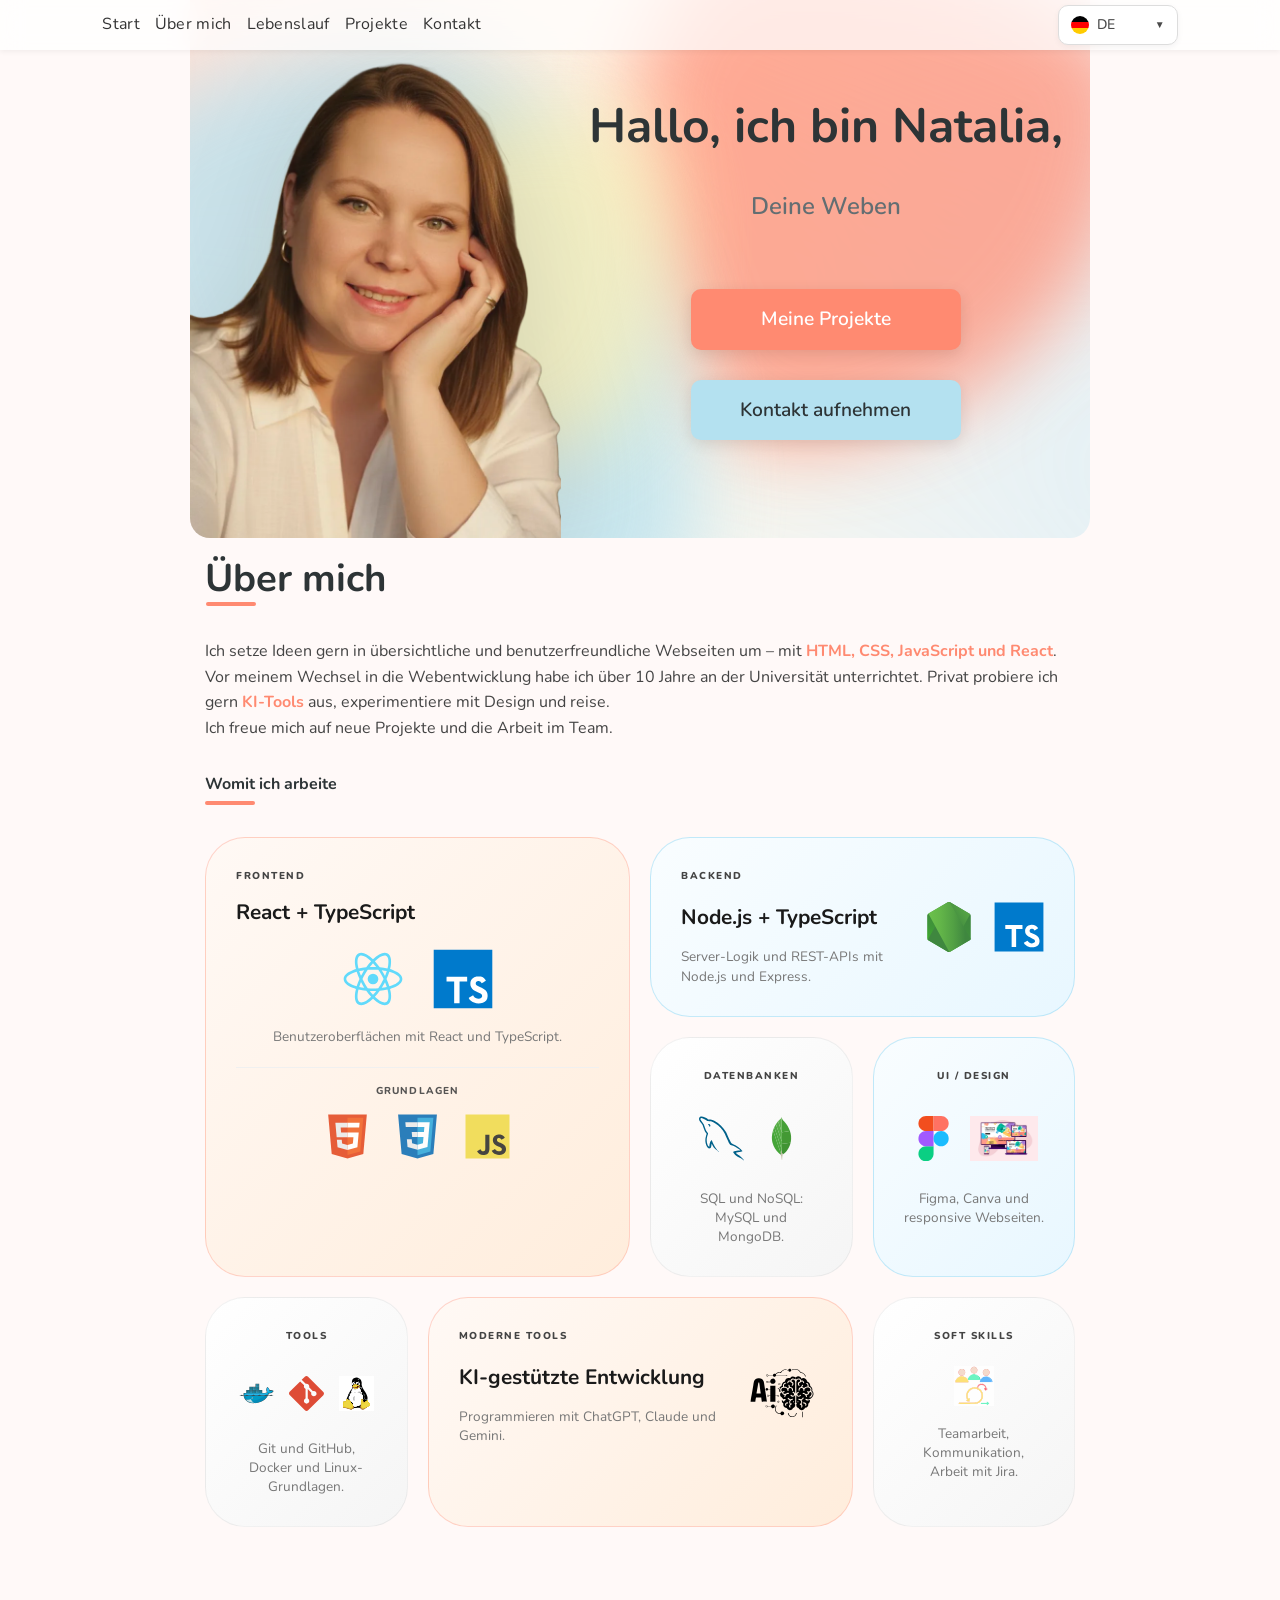
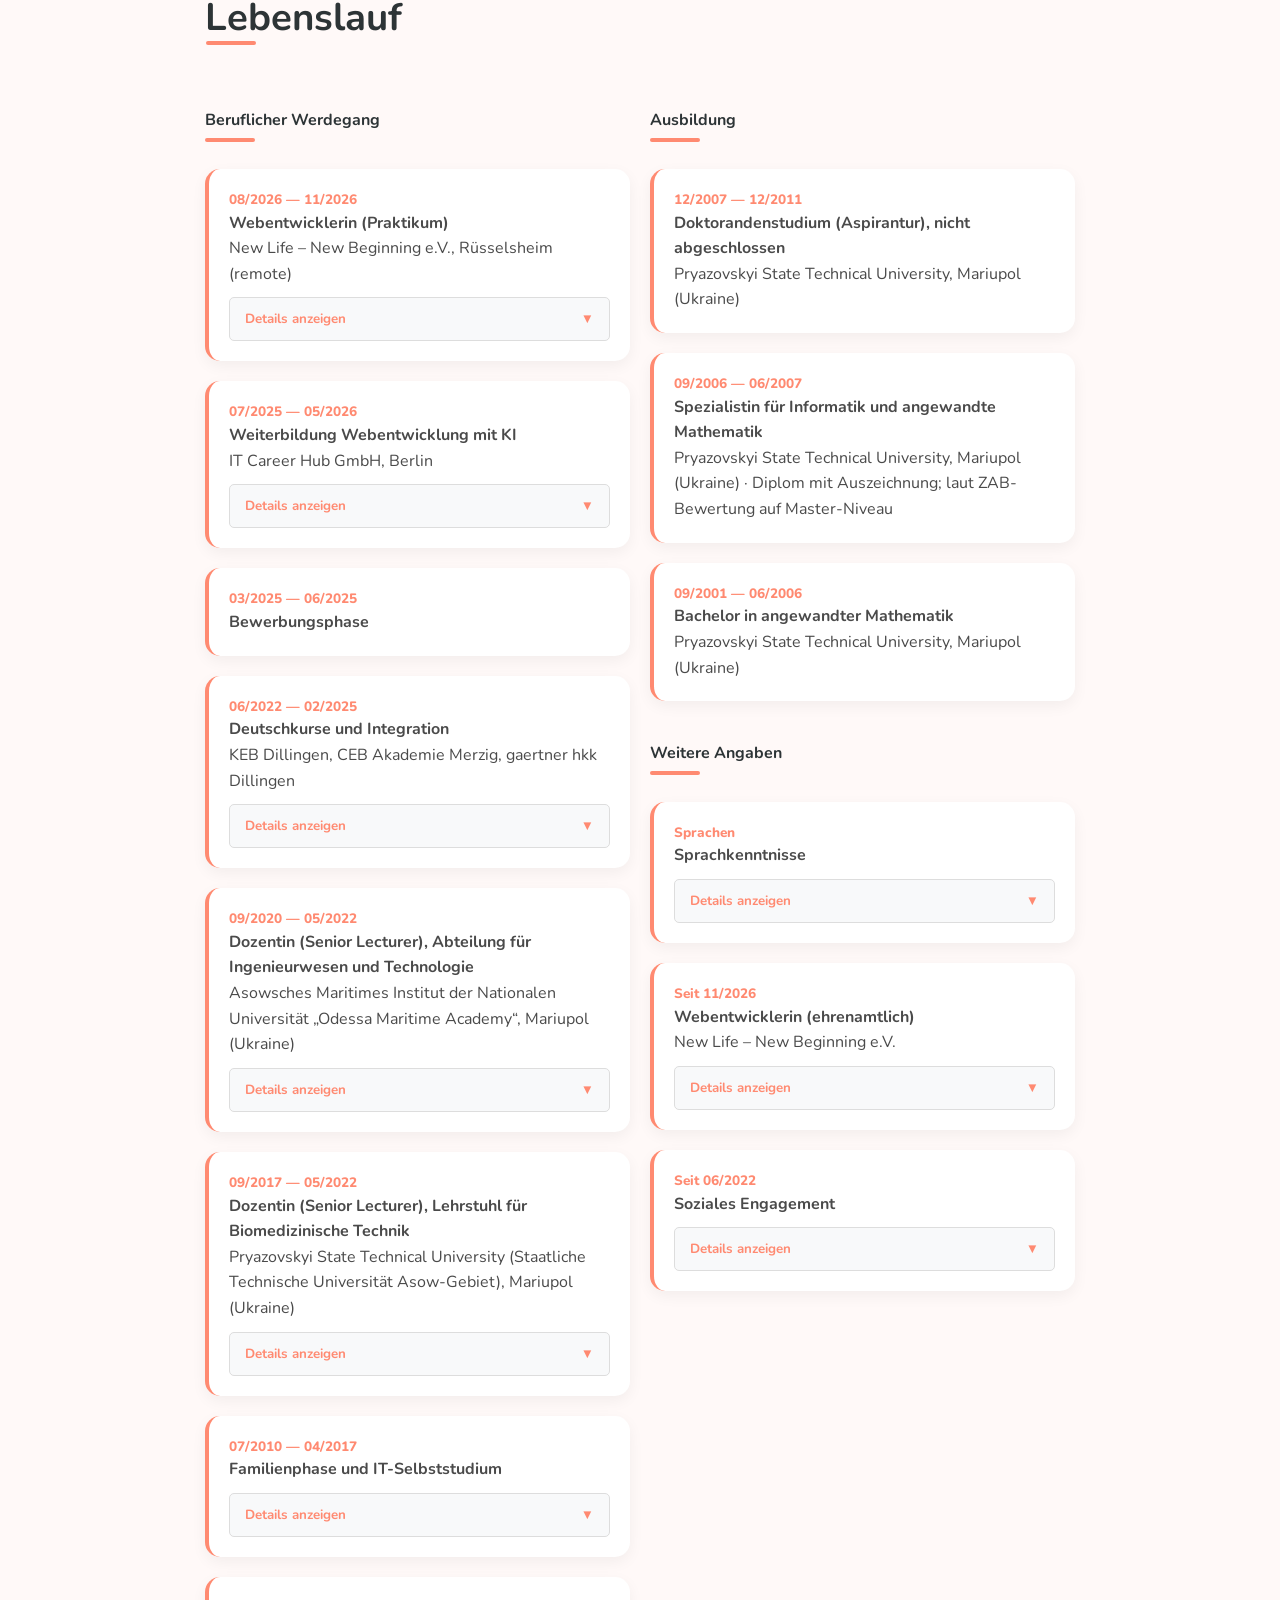
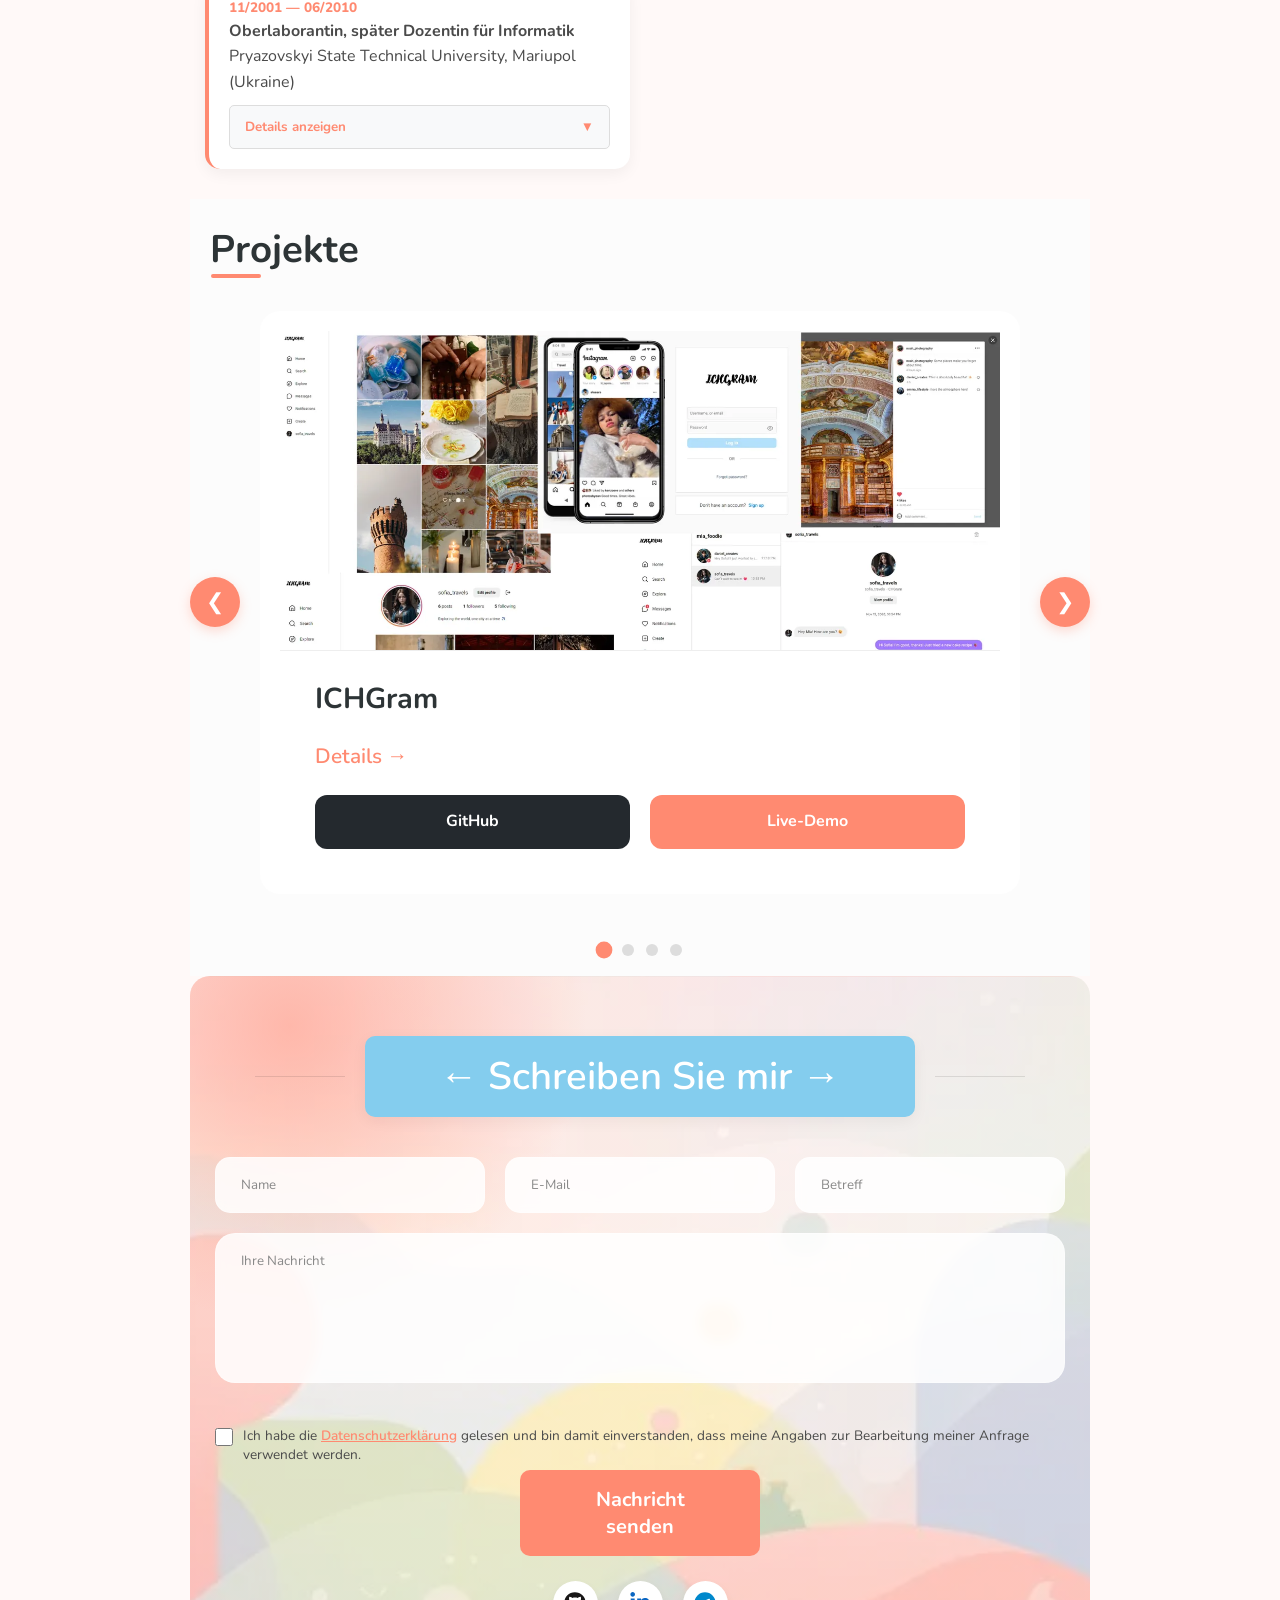
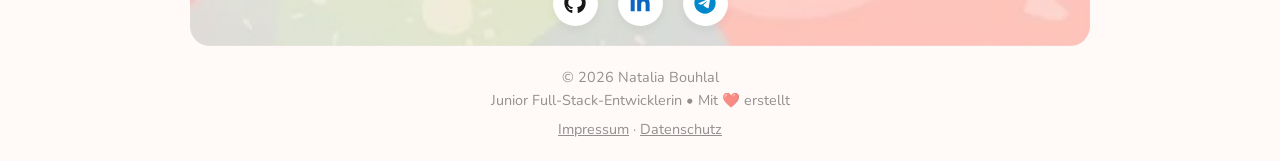
<file: index.html>
<!DOCTYPE html>
<html lang="de">

<head>
  <meta charset="UTF-8">
  <meta name="robots" content="noindex, nofollow">
  <meta name="viewport" content="width=device-width, initial-scale=1.0">
  <meta name="description" content="Portfolio von Natalia Bouhlal, Junior Full-Stack-Entwicklerin aus Eppelborn (Saarland). Projekte mit React, TypeScript, Node.js und MongoDB, Lebenslauf und Kontakt.">
  <meta name="author" content="Natalia Bouhlal">
  <meta name="theme-color" content="#ffece5">
  <meta property="og:type" content="website">
  <meta property="og:title" content="Natalia Bouhlal | Webentwicklerin">
  <meta property="og:description" content="Portfolio von Natalia Bouhlal, Junior Full-Stack-Entwicklerin aus Eppelborn (Saarland). Projekte mit React, TypeScript, Node.js und MongoDB, Lebenslauf und Kontakt.">
  <meta property="og:url" content="https://natalia-portfolio-six.vercel.app/">
  <meta property="og:image" content="https://natalia-portfolio-six.vercel.app/img/My_foto.webp">
  <meta property="og:locale" content="de_DE">
  <title>Natalia Bouhlal | Webentwicklerin</title>
  <link rel="icon" href="favicon.ico" type="image/x-icon">
  <link rel="stylesheet" href="style.css">
</head>

<body data-lang="de" style="scroll-behavior: auto;">
  <header>
    <nav class="navbar">
      <ul class="nav-menu">
        <li class="nav-item" data-key="navHome"><a href="#hero">Start</a></li>
        <li class="nav-item" data-key="navAbout"><a href="#about">Über mich</a></li>
        <li class="nav-item" data-key="navResume"><a href="#resume">Lebenslauf</a></li>
        <li class="nav-item" data-key="navProjects"><a href="#projects">Projekte</a></li>
        <li class="nav-item" data-key="navContact"><a href="#contact">Kontakt</a></li>
      </ul>

      <div class="nav-overlay"></div>

      <div class="burger" id="burger">
        <span></span>
        <span></span>
        <span></span>
      </div>

      <div class="nav-right">
        <div class="custom-select-wrapper">
          <div class="custom-select" id="languageSwitcher">
            <div class="selected">
              <img src="./img/flags/de.svg" class="flag-img" alt="DE">
              <span class="lang-code">DE</span>
              <span class="arrow">▼</span>
            </div>
            <ul class="options">
              <li data-lang="de"><img src="./img/flags/de.svg" class="flag-img" alt=""> DE</li>
              <li data-lang="en"><img src="./img/flags/gb.svg" class="flag-img"> EN</li>
              <li data-lang="ru"><img src="./img/flags/ru.svg" class="flag-img"> RU</li>
            </ul>
          </div>
        </div>
      </div>
    </nav>
  </header>

  <section id="hero">
    <div class="hero-image">
      <img src="./img/My_foto.webp" alt="Natalia Bouhlal" fetchpriority="high">
    </div>
    <div class="hero-content">
      <h1 id="heroTitle">Hallo, ich bin Natalia,</h1>
      <p id="heroSubtitle"><span id="typing" class="typing">Deine Webentwicklerin</span></p>

      <div class="hero-buttons">
        <a href="#projects" id="btnPortfolio" class="btn btn-primary">Meine Projekte</a>
        <a href="#contact" id="btnContact" class="btn btn-secondary">Kontakt aufnehmen</a>
      </div>
    </div>
    <div class="blob blob-1"></div>
    <div class="blob blob-2"></div>
    <div class="blob blob-3"></div>
  </section>

  <section id="about">
    <h2 id="aboutTitle">Über mich</h2>

    <p id="aboutText">Ich setze Ideen gern in übersichtliche und benutzerfreundliche Webseiten um – mit <strong>HTML, CSS, JavaScript und React</strong>.</p>

    <p id="aboutExtra1">Vor meinem Wechsel in die Webentwicklung habe ich über 10 Jahre an der Universität unterrichtet. Privat probiere ich gern <strong>KI-Tools</strong> aus, experimentiere mit Design und reise.</p>

    <p id="aboutExtra2">Ich freue mich auf neue Projekte und die Arbeit im Team.</p>

    <div class="about-divider"></div>

    <h3 id="skillsTitle" class="skills-title">Womit ich arbeite</h3>

    <div class="bento-skills">
      <div class="bento-card item-front highlight-blue">
        <div class="card-content-frontend">
          <span class="category" id="skillCatFrontend">Frontend</span>
          <h3 id="skillTitleFrontend">React + TypeScript</h3>
          <div class="main-tech-strip">
            <div class="tech-item-main">
              <img src="./img/icons/react.svg" alt="React">
              <img src="./img/icons/typescript.svg" alt="TS">
            </div>
            <p class="description" id="skillDescFrontend">Benutzeroberflächen mit React und TypeScript.</p>
          </div>
          <div class="foundations-strip">
            <span class="mini-label" id="skillLabelFoundations">Grundlagen</span>
            <div class="foundations-icons">
              <img src="./img/icons/html5.svg" alt="HTML">
              <img src="./img/icons/css3.svg" alt="CSS">
              <img src="./img/icons/javascript.svg" alt="JS">
            </div>
          </div>
        </div>
      </div>

      <div class="bento-card item-back highlight-green">
        <div class="card-content-horizontal">
          <div class="text-side">
            <span class="category" id="skillCatBackend">Backend</span>
            <h3 id="skillTitleBackend">Node.js + TypeScript</h3>
            <p class="description" id="skillDescBackend">Server-Logik und REST-APIs mit Node.js und Express.</p>
          </div>
          <div class="icons-side">
            <img src="./img/icons/nodejs.svg" alt="Node" class="skill-icon-med">
            <img src="./img/icons/typescript.svg" alt="TS" class="skill-icon-med">
          </div>
        </div>
      </div>

      <div class="bento-card item-db highlight-orange">
        <div class="card-content centered">
          <span class="category" id="skillCatDb">Datenbanken</span>
          <div class="icon-row-med">
            <img src="./img/icons/mysql.svg" alt="SQL">
            <img src="./img/icons/mongodb.svg" alt="MongoDB">
          </div>
          <p class="description" id="skillDescDb">SQL und NoSQL: MySQL und MongoDB.</p>
        </div>
      </div>

      <div class="bento-card item-system highlight-grey">
        <div class="card-content centered">
          <span class="category" id="skillCatTools">Tools</span>
          <div class="icon-row">
            <img src="./img/icons/docker.svg" alt="Docker">
            <img src="./img/icons/git.svg" alt="Git">
            <img src="./img/icons/linux-tux.svg" alt="Linux">
          </div>
          <p class="description" id="skillDescTools">Git und GitHub, Docker und Linux-Grundlagen.</p>
        </div>
      </div>

      <div class="bento-card item-wide highlight-teal">
        <div class="card-content-horizontal">
          <div class="text-side">
            <span class="category" id="skillCatAi">Moderne Tools</span>
            <h3 id="skillTitleAi">KI-gestützte Entwicklung</h3>
            <p class="description" id="skillDescAi">Programmieren mit ChatGPT, Claude und Gemini.</p>
          </div>
          <img src="./img/icons/ai.svg" alt="AI" class="ai-large-icon">
        </div>
      </div>

      <div class="bento-card card-softskills highlight-grey">
        <div class="card-content centered">
          <span class="category" id="skillCatSoft">Soft Skills</span>
          <img src="./img/icons/agile-team.svg" alt="Agile" class="skill-icon-small">
          <p class="description" id="skillDescSoft">Teamarbeit, Kommunikation, Arbeit mit Jira.</p>
        </div>
      </div>

      <div class="bento-card item-ui highlight-purple">
        <div class="card-content centered">
          <span class="category" id="skillCatUi">UI / Design</span>
          <div class="icon-row-med">
            <img src="./img/icons/figma.svg" alt="Figma">
            <img src="./img/icons/responsive.webp" alt="Responsive Webdesign" loading="lazy">
          </div>
          <p class="description" id="skillDescUi">Figma, Canva und responsive Webseiten.</p>
        </div>
      </div>
    </div>
  </section>

  <section id="resume">
    <div class="container">
      <h2 id="resumeTitle">Lebenslauf</h2>

      <div class="resume-container">
        <div class="resume-column">
          <h3 id="careerTitle" class="skills-title">Beruflicher Werdegang</h3>
          <div class="timeline">

            <!-- New Life New Beginning: internship -->
            <div class="timeline-item">
              <span class="timeline-date" id="jobPracticeDate">08/2026 — 11/2026</span>
              <h4 id="jobPracticeTitle">Webentwicklerin (Praktikum)</h4>
              <p id="jobPracticePlace">New Life – New Beginning e.V., Rüsselsheim (remote)</p>
              <button class="accordion-button lang-accordion-btn">Details anzeigen <span class="icon-arrow">▼</span></button>
              <div class="accordion-content">
                <div class="accordion-inner">
                  <ul>
                    <li id="jobPracticeTask1">Frontend-Entwicklung im Team der digitalen Plattform SIDL (Social Innovation & Digital Lab).</li>
                    <li id="jobPracticeTask2">Eigenständige Entwicklung eines neuen CoursesBlock nach Figma-Design, mit Datenfeldern in Payload CMS und TypeScript-Typen.</li>
                    <li id="jobPracticeTask3">Analyse bestehender Frontend-Komponenten und Überarbeitung nach technischem Review.</li>
                    <li id="jobPracticeTask4">Arbeit mit GitHub: Pull Requests, Zusammenführung des Entwicklungsstandes, Lösung von Merge-Konflikten.</li>
                    <li id="jobPracticeTask5">Mitarbeit im UI/UX-Team: Informationsarchitektur, Seiten- und Navigationsstruktur, User Flows.</li>
                    <li id="jobPracticeTask6">Dokumentation von Aufgaben und Ergebnissen in Jira, Abstimmung mit den Projekt Leads.</li>
                  </ul>
                </div>
              </div>
            </div>

            <!-- IT Career Hub: completed Weiterbildung -->
            <div class="timeline-item">
              <span class="timeline-date" id="job1Data">07/2025 — 05/2026</span>
              <h4 id="job1">Weiterbildung Webentwicklung mit KI</h4>
              <p id="job1Place">IT Career Hub GmbH, Berlin</p>
              <button class="accordion-button lang-accordion-btn">Details anzeigen <span class="icon-arrow">▼</span></button>
              <div class="accordion-content">
                <div class="accordion-inner">
                  <ul>
                    <li id="job1Task1">1.520 Unterrichtseinheiten, AZAV-zertifiziert. Zertifikat vom 22.05.2026.</li>
                    <li id="job1Task2">Inhalte: HTML, CSS, JavaScript, React, Node.js, TypeScript, Docker und Cloud-Technologien.</li>
                    <li id="job1Task3">Projekte: ICHGram, My Pet Shop, Events Platform und HOTSAUCE Conference. Fachmodule mit „sehr gut“ bestanden.</li>
                  </ul>
                </div>
              </div>
            </div>

            <div class="timeline-item">
              <span class="timeline-date">03/2025 — 06/2025</span>
              <h4 id="jobBew">Bewerbungsphase</h4>
            </div>

            <div class="timeline-item">
              <span class="timeline-date">06/2022 — 02/2025</span>
              <h4 id="job2">Deutschkurse und Integration</h4>
              <p id="job2Place">KEB Dillingen, CEB Akademie Merzig, gaertner hkk Dillingen</p>
              <button class="accordion-button lang-accordion-btn">Details anzeigen <span class="icon-arrow">▼</span></button>
              <div class="accordion-content">
                <div class="accordion-inner">
                  <ul>
                    <li id="job2Task1">Integrationskurs und Deutschkurse bis Niveau B2.</li>
                    <li id="job2Task2">Berufliche Orientierung für den IT-Arbeitsmarkt.</li>
                  </ul>
                </div>
              </div>
            </div>

            <div class="timeline-item">
              <span class="timeline-date">09/2020 — 05/2022</span>
              <h4 id="job3">Dozentin (Senior Lecturer), Abteilung für Ingenieurwesen und Technologie</h4>
              <p id="job3Place">Asowsches Maritimes Institut der Nationalen Universität „Odessa Maritime Academy“, Mariupol (Ukraine)</p>
              <button class="accordion-button lang-accordion-btn">Details anzeigen <span class="icon-arrow">▼</span></button>
              <div class="accordion-content">
                <div class="accordion-inner">
                  <ul>
                    <li id="job3Task1">Lehre im Fach Informationstechnologie (Access, Excel, Google Workspace, MathCAD).</li>
                    <li id="job3Task2">Erstellung von Studien- und Lehrplänen und von Lehrmaterial.</li>
                    <li id="job3Task3">Prüferin bei Examen. Autorin von Fachartikeln.</li>
                    <li id="job3Task4">Einsatz von Google Workspace und MS Office in der Lehre für die gemeinsame Arbeit der Studierenden.</li>
                  </ul>
                </div>
              </div>
            </div>

            <div class="timeline-item">
              <span class="timeline-date">09/2017 — 05/2022</span>
              <h4 id="job4">Dozentin (Senior Lecturer), Lehrstuhl für Biomedizinische Technik</h4>
              <p id="job4Place">Pryazovskyi State Technical University (Staatliche Technische Universität Asow-Gebiet), Mariupol (Ukraine)</p>
              <button class="accordion-button lang-accordion-btn">Details anzeigen <span class="icon-arrow">▼</span></button>
              <div class="accordion-content">
                <div class="accordion-inner">
                  <ul>
                    <li id="job4Task1">Lehre: Telemedizinische Systeme, diagnostische und therapeutische Gerätetechnik, Mikroprozessortechnik, Netzwerktechnik, Python, MATLAB.</li>
                    <li id="job4Task2">Betreuung von Abschlussarbeiten und Mentoring von Studierenden.</li>
                    <li id="job4Task3">Eigenverantwortliche Vorbereitung der Unterlagen für die Akkreditierung und Zertifizierung von Studiengängen.</li>
                    <li id="job4Task4">Jurymitglied der Kleinen Akademie der Wissenschaften (Medizin, Biologie, Ökologie).</li>
                    <li id="job4Task5">Einführung von Cloud-Tools für Projektarbeit, schnelles Feedback und Wissenskontrolle.</li>
                    <li id="job4Task6">Stellvertretende Dekanin für Studierendenangelegenheiten, Fakultät für Informationstechnologien.</li>
                  </ul>
                </div>
              </div>
            </div>

            <div class="timeline-item">
              <span class="timeline-date">07/2010 — 04/2017</span>
              <h4 id="job5">Familienphase und IT-Selbststudium</h4>
              <button class="accordion-button lang-accordion-btn">Details anzeigen <span class="icon-arrow">▼</span></button>
              <div class="accordion-content">
                <div class="accordion-inner">
                  <ul>
                    <li id="job5Task1">Selbststudium der IT-Grundlagen (HTML, CSS, Programmieren).</li>
                    <li id="job5Task2">Erstellung von Lehrmaterial für die Arbeit an der Hochschule.</li>
                  </ul>
                </div>
              </div>
            </div>

            <div class="timeline-item">
              <span class="timeline-date">11/2001 — 06/2010</span>
              <h4 id="job6">Oberlaborantin, später Dozentin für Informatik</h4>
              <p id="job6Place">Pryazovskyi State Technical University, Mariupol (Ukraine)</p>
              <button class="accordion-button lang-accordion-btn">Details anzeigen <span class="icon-arrow">▼</span></button>
              <div class="accordion-content">
                <div class="accordion-inner">
                  <ul>
                    <li id="job6Task1">Praktika und Vorlesungen für internationale Studierende (Python, Access, SQL, Excel, LAN, TCP/IP).</li>
                    <li id="job6Task2">Erstellung von Lehrmaterial für Informatik.</li>
                    <li id="job6Task3">Aufstieg von der Laborantin zur Dozentin für Informatik.</li>
                  </ul>
                </div>
              </div>
            </div>
          </div>
        </div>

        <div class="resume-column">
          <h3 id="educationTitle" class="skills-title">Ausbildung</h3>
          <div class="timeline">
            <div class="timeline-item">
              <span class="timeline-date">12/2007 — 12/2011</span>
              <h4 id="edu1">Doktorandenstudium (Aspirantur), nicht abgeschlossen</h4>
              <p id="edu1Place">Pryazovskyi State Technical University, Mariupol (Ukraine)</p>
            </div>
            <div class="timeline-item">
              <span class="timeline-date">09/2006 — 06/2007</span>
              <h4 id="edu2">Spezialistin für Informatik und angewandte Mathematik</h4>
              <p id="edu2Place">Pryazovskyi State Technical University, Mariupol (Ukraine) · Diplom mit Auszeichnung; laut ZAB-Bewertung auf Master-Niveau</p>
            </div>
            <div class="timeline-item">
              <span class="timeline-date">09/2001 — 06/2006</span>
              <h4 id="edu3">Bachelor in angewandter Mathematik</h4>
              <p id="edu3Place">Pryazovskyi State Technical University, Mariupol (Ukraine)</p>
            </div>
          </div>

          <h3 id="extraSkillsTitle" class="skills-title" style="margin-top: 40px;">Weitere Angaben</h3>
          <div class="timeline">
            <div class="timeline-item">
              <span id="langTitle" class="timeline-date">Sprachen</span>
              <h4 id="langBtn">Sprachkenntnisse</h4>
              <button class="accordion-button lang-accordion-btn">Details anzeigen <span class="icon-arrow">▼</span></button>
              <div class="accordion-content">
                <div class="accordion-inner">
                  <ul>
                    <li id="lang1">Deutsch: B2 (telc Deutsch-Test für den Beruf, 06/2024)</li>
                    <li id="lang2">Englisch: B1</li>
                    <li id="lang3">Ukrainisch und Russisch: Muttersprache</li>
                  </ul>
                </div>
              </div>
            </div>

            <!-- Professional volunteering: New Life New Beginning -->
            <div class="timeline-item">
              <span class="timeline-date" id="jobVolunteerDate">Seit 11/2026</span>
              <h4 id="jobVolunteerTitle">Webentwicklerin (ehrenamtlich)</h4>
              <p id="jobVolunteerPlace">New Life – New Beginning e.V.</p>
              <button class="accordion-button lang-accordion-btn">Details anzeigen <span class="icon-arrow">▼</span></button>
              <div class="accordion-content">
                <div class="accordion-inner">
                  <ul>
                    <li id="jobVolunteerTask1">Nach dem Praktikum arbeite ich ehrenamtlich an den Webprojekten des Vereins weiter.</li>
                  </ul>
                </div>
              </div>
            </div>

            <!-- Social volunteering: Gute Zweck Laden -->
            <div class="timeline-item">
              <span class="timeline-date" id="volSocialDate">Seit 06/2022</span>
              <h4 id="volBtn">Soziales Engagement</h4>
              <button class="accordion-button lang-accordion-btn">Details anzeigen <span class="icon-arrow">▼</span></button>
              <div class="accordion-content">
                <div class="accordion-inner">
                  <ul>
                    <li id="volText">Ich helfe ehrenamtlich im „Gute Zweck Laden“ in Schmelz (Kommunikation und Organisation).</li>
                    <li><a href="https://gzl-schmelz.de/index.php/de/">Der GUTE ZWECK LADEN Schmelz</a></li>
                  </ul>
                </div>
              </div>
            </div>
          </div>
        </div>
      </div>
    </div>
  </section>

  <section id="projects">
    <div class="container">
      <h2 id="projectsTitle">Projekte</h2>

      <div class="slider-wrapper">
        <button class="nav-btn prev" id="prevBtn" aria-label="Vorheriges Projekt">❮</button>

        <div class="slider-window">
          <div class="project-cards">

            <div class="project-card">
              <div class="project-image">
                <img src="./img/projects/ICHGram.webp" alt="Screenshot der Anwendung ICHGram" loading="lazy" decoding="async">
              </div>
              <div class="project-info">
                <h3>ICHGram</h3>
                <button class="btn-details"></button>
                <div class="project-links">
                  <a href="https://github.com/BouhlalNatalia/ICHGram" target="_blank" rel="noopener noreferrer" class="btn-git">GitHub</a>
                  <a href="https://ichgram-n0fk.onrender.com" target="_blank" rel="noopener noreferrer" class="btn-live">Live-Demo</a>
                </div>
                <div class="hidden-modal-data" style="display:none;">
                  <p class="modal-desc-text">Soziales Netzwerk zum Teilen von Fotos, entwickelt als Full-Stack-Anwendung mit React, TypeScript und Node.js. Nutzer legen ein Profil an, posten Fotos, liken, kommentieren, folgen anderen und chatten in Echtzeit.</p>
                  <div class="modal-tech-stack">
                    <span>React</span>
                    <span>TypeScript</span>
                    <span>Redux Toolkit</span>
                    <span>Node.js</span>
                    <span>Express</span>
                    <span>MongoDB</span>
                    <span>Mongoose</span>
                    <span>Socket.IO</span>
                    <span>JWT</span>
                    <span>Cloudinary</span>
                    <span>Multer</span>
                    <span>Nodemailer</span>
                  </div>
                  <div class="modal-highlights-data">
                    <li class="feature-small"><strong>Anmeldung:</strong> Registrierung, Login und JWT-Authentifizierung. Passwörter werden mit bcrypt gehasht.</li>
                    <li class="feature-small"><strong>Soziale Funktionen:</strong> Profile, Foto-Beiträge, Likes, Kommentare, Follower und Benachrichtigungen.</li>
                    <li class="feature-small"><strong>Echtzeit-Chat:</strong> Nachrichten und Chat-Updates in Echtzeit mit Socket.IO.</li>
                    <li class="feature-small"><strong>Bilderspeicher:</strong> Beitragsfotos und Profilbilder liegen in Cloudinary.</li>
                    <li class="feature-small"><strong>Deployment:</strong> Die App läuft auf Render, die Daten liegen in MongoDB Atlas.</li>
                  </div>
                </div>
              </div>
            </div>

            <div class="project-card">
              <div class="project-image">
                <img src="./img/projects/Prodj_1.webp" alt="Screenshot des Online-Shops My Pet Shop" loading="lazy" decoding="async">
              </div>
              <div class="project-info">
                <h3>My Pet Shop</h3>
                <button class="btn-details"></button>
                <div class="project-links">
                  <a href="https://github.com/BouhlalNatalia/my-pet-shop-project" target="_blank" rel="noopener noreferrer" class="btn-git">GitHub</a>
                  <a href="https://bouhlalnatalia.github.io/my-pet-shop-project/" target="_blank" rel="noopener noreferrer" class="btn-live">Live-Demo</a>
                </div>
                <div class="hidden-modal-data" style="display:none;">
                  <p class="modal-desc-text">Online-Shop für ein Zoofachgeschäft, gebaut mit React. Mit Produktkatalog, Warenkorb, Favoriten und Filtern.</p>
                  <div class="modal-tech-stack">
                    <span>React</span>
                    <span>Redux Toolkit</span>
                    <span>Axios</span>
                    <span>React Router Dom</span>
                    <span>Formik / Yup</span>
                    <span>REST API</span>
                  </div>
                  <div class="modal-highlights-data">
                    <li class="feature-small"><strong>State Management:</strong> Globaler Zustand mit Redux Toolkit (Warenkorb, Favoriten, Filter).</li>
                    <li class="feature-small"><strong>API-Anbindung:</strong> Datenabruf mit Axios, Interceptors und Fehlerbehandlung.</li>
                    <li class="feature-small"><strong>Routing:</strong> Mehrere Seiten mit React Router, auch dynamische Produktseiten.</li>
                    <li class="feature-small"><strong>Formulare:</strong> Prüfung der Bestelldaten mit Formik und Yup.</li>
                    <li class="feature-small"><strong>Performance und UX:</strong> Weniger unnötige Renders. Die Oberfläche passt sich allen Bildschirmgrößen an.</li>
                  </div>
                </div>
              </div>
            </div>

            <div class="project-card">
              <div class="project-image">
                <img src="./img/projects/Prodj_2.webp" alt="Screenshot der Events Platform" loading="lazy" decoding="async">
              </div>
              <div class="project-info">
                <h3>Events Platform</h3>
                <button class="btn-details"></button>
                <div class="project-links">
                  <a href="https://github.com/BouhlalNatalia/eventsnear" target="_blank" rel="noopener noreferrer" class="btn-git">GitHub</a>
                  <a href="https://bouhlalnatalia.github.io/eventsnear/" target="_blank" rel="noopener noreferrer" class="btn-live">Live-Demo</a>
                </div>
                <div class="hidden-modal-data" style="display:none;">
                  <p class="modal-desc-text">Mehrseitige Webseite zum Suchen und Buchen von Veranstaltungen, mit interaktiver Karte und Filtern.</p>
                  <div class="modal-tech-stack">
                    <span>HTML5</span>
                    <span>SASS/SCSS</span>
                    <span>JavaScript</span>
                    <span>CSS3</span>
                    <span>Gulp</span>
                    <span>Leaflet API</span>
                  </div>
                  <div class="modal-highlights-data">
                    <li class="feature-small"><strong>Filter:</strong> Veranstaltungen nach vier Kriterien: Typ, Format (Entfernung), Kategorie und Datum.</li>
                    <li class="feature-small"><strong>BEM:</strong> Klare Benennung der CSS-Klassen für wiederverwendbare Komponenten.</li>
                    <li class="feature-small"><strong>Build:</strong> SCSS und Gulp für eine schnelle, saubere Entwicklung.</li>
                    <li class="feature-small"><strong>Karte:</strong> Orte der Veranstaltungen auf einer Leaflet-Karte.</li>
                    <li class="feature-small"><strong>SEO:</strong> Semantisches HTML5 und responsive Layouts für Smartphone und Desktop.</li>
                  </div>
                </div>
              </div>
            </div>

            <div class="project-card">
              <div class="project-image">
                <img src="./img/projects/Prodj_3.webp" alt="Screenshot der Landingpage HOTSAUCE Conference" loading="lazy" decoding="async">
              </div>
              <div class="project-info">
                <h3>HOTSAUCE Conference</h3>
                <button class="btn-details"></button>
                <div class="project-links">
                  <a href="https://github.com/BouhlalNatalia/HOTSAUCE_Tech_-Conference_-Landing_-Page" target="_blank" rel="noopener noreferrer" class="btn-git">GitHub</a>
                  <a href="https://bouhlalnatalia.github.io/HOTSAUCE_Tech_-Conference_-Landing_-Page/" target="_blank" rel="noopener noreferrer" class="btn-live">Live-Demo</a>
                </div>
                <div class="hidden-modal-data" style="display:none;">
                  <p class="modal-desc-text">Responsive Landingpage für eine Tech-Konferenz mit Bereichen für Sprecher, Programm, Preise und FAQ.</p>
                  <div class="modal-tech-stack">
                    <span>HTML5</span>
                    <span>CSS3</span>
                    <span>JavaScript</span>
                    <span>SASS (SCSS)</span>
                    <span>Gulp</span>
                  </div>
                  <div class="modal-highlights-data">
                    <li class="feature-small"><strong>BEM:</strong> Modularer CSS-Code mit unabhängigen Komponenten.</li>
                    <li class="feature-small"><strong>Layout:</strong> Raster für Sprecher und Programm mit CSS Grid und Flexbox.</li>
                    <li class="feature-small"><strong>Gestaltung:</strong> Ticket-Effekt mit Pseudo-Elementen (::before, ::after) und SVG.</li>
                    <li class="feature-small"><strong>Interaktion:</strong> FAQ-Akkordeon und Hinweise mit JavaScript und CSS-Animationen.</li>
                    <li class="feature-small"><strong>Responsive:</strong> Getestet für fünf Bildschirmgrößen (390 bis 1920 px). Gulp, SCSS und semantisches HTML5.</li>
                  </div>
                </div>
              </div>
            </div>


            <!-- Duplicate card for infinite slider loop -->
            <div class="project-card">
              <div class="project-image">
                <img src="./img/projects/ICHGram.webp" alt="Screenshot der Anwendung ICHGram" loading="lazy" decoding="async">
              </div>
              <div class="project-info">
                <h3>ICHGram</h3>
                <button class="btn-details"></button>
                <div class="project-links">
                  <a href="https://github.com/BouhlalNatalia/ICHGram" target="_blank" rel="noopener noreferrer" class="btn-git">GitHub</a>
                  <a href="https://ichgram-n0fk.onrender.com" target="_blank" rel="noopener noreferrer" class="btn-live">Live-Demo</a>
                </div>
                <div class="hidden-modal-data" style="display:none;">
                  <p class="modal-desc-text">Soziales Netzwerk zum Teilen von Fotos, entwickelt als Full-Stack-Anwendung mit React, TypeScript und Node.js. Nutzer legen ein Profil an, posten Fotos, liken, kommentieren, folgen anderen und chatten in Echtzeit.</p>
                  <div class="modal-tech-stack">
                    <span>React</span>
                    <span>TypeScript</span>
                    <span>Redux Toolkit</span>
                    <span>Node.js</span>
                    <span>Express</span>
                    <span>MongoDB</span>
                    <span>Mongoose</span>
                    <span>Socket.IO</span>
                    <span>JWT</span>
                    <span>Cloudinary</span>
                    <span>Multer</span>
                    <span>Nodemailer</span>
                  </div>
                  <div class="modal-highlights-data">
                    <li class="feature-small"><strong>Anmeldung:</strong> Registrierung, Login und JWT-Authentifizierung. Passwörter werden mit bcrypt gehasht.</li>
                    <li class="feature-small"><strong>Soziale Funktionen:</strong> Profile, Foto-Beiträge, Likes, Kommentare, Follower und Benachrichtigungen.</li>
                    <li class="feature-small"><strong>Echtzeit-Chat:</strong> Nachrichten und Chat-Updates in Echtzeit mit Socket.IO.</li>
                    <li class="feature-small"><strong>Bilderspeicher:</strong> Beitragsfotos und Profilbilder liegen in Cloudinary.</li>
                    <li class="feature-small"><strong>Deployment:</strong> Die App läuft auf Render, die Daten liegen in MongoDB Atlas.</li>
                  </div>
                </div>
              </div>
            </div>

          </div>
        </div>

        <button class="nav-btn next" id="nextBtn" aria-label="Nächstes Projekt">❯</button>
        <div class="slider-dots" id="sliderDots"></div>
      </div>
    </div>
  </section>

  <section id="contact">
    <div class="contact-header">
      <span class="line"></span>
      <h2 id="contactTitle" class="contact-title">← Schreiben Sie mir →</h2>
      <span class="line"></span>
    </div>
    <form class="contact-form">
      <div class="input-row">
        <input type="text" id="contactName" placeholder="Name" required>
        <input type="email" id="contactEmail" placeholder="E-Mail" required>
        <input type="text" id="contactSubject" placeholder="Betreff">
      </div>
      <textarea id="contactMessage" placeholder="Ihre Nachricht" required></textarea>
      <label class="consent" for="contactConsentBox">
        <input type="checkbox" id="contactConsentBox" required>
        <span id="contactConsent">Ich habe die <a href="datenschutz.html" target="_blank" rel="noopener">Datenschutzerklärung</a> gelesen und bin damit einverstanden, dass meine Angaben zur Bearbeitung meiner Anfrage verwendet werden.</span>
      </label>
      <button type="submit" id="contactBtn" class="btn-submit">Nachricht senden</button>
    </form>
    <div class="social-icons">
      <a href="https://github.com/BouhlalNatalia" class="icon-circle" target="_blank" rel="noopener noreferrer" aria-label="GitHub"><svg class="icon" viewBox="0 0 512 512" aria-hidden="true" focusable="false" fill="currentColor"><!--! Font Awesome Free 7.1.0 by @fontawesome - https://fontawesome.com License - https://fontawesome.com/license/free (Icons: CC BY 4.0, Fonts: SIL OFL 1.1, Code: MIT License) Copyright 2025 Fonticons, Inc.--><path d="M173.9 397.4c0 2-2.3 3.6-5.2 3.6-3.3.3-5.6-1.3-5.6-3.6 0-2 2.3-3.6 5.2-3.6 3-.3 5.6 1.3 5.6 3.6m-31.1-4.5c-.7 2 1.3 4.3 4.3 4.9 2.6 1 5.6 0 6.2-2s-1.3-4.3-4.3-5.2c-2.6-.7-5.5.3-6.2 2.3m44.2-1.7c-2.9.7-4.9 2.6-4.6 4.9.3 2 2.9 3.3 5.9 2.6 2.9-.7 4.9-2.6 4.6-4.6-.3-1.9-3-3.2-5.9-2.9M252.8 8C114.1 8 8 113.3 8 252c0 110.9 69.8 205.8 169.5 239.2 12.8 2.3 17.3-5.6 17.3-12.1 0-6.2-.3-40.4-.3-61.4 0 0-70 15-84.7-29.8 0 0-11.4-29.1-27.8-36.6 0 0-22.9-15.7 1.6-15.4 0 0 24.9 2 38.6 25.8 21.9 38.6 58.6 27.5 72.9 20.9 2.3-16 8.8-27.1 16-33.7-55.9-6.2-112.3-14.3-112.3-110.5 0-27.5 7.6-41.3 23.6-58.9-2.6-6.5-11.1-33.3 2.6-67.9 20.9-6.5 69 27 69 27 20-5.6 41.5-8.5 62.8-8.5s42.8 2.9 62.8 8.5c0 0 48.1-33.6 69-27 13.7 34.7 5.2 61.4 2.6 67.9 16 17.7 25.8 31.5 25.8 58.9 0 96.5-58.9 104.2-114.8 110.5 9.2 7.9 17 22.9 17 46.4 0 33.7-.3 75.4-.3 83.6 0 6.5 4.6 14.4 17.3 12.1C436.2 457.8 504 362.9 504 252 504 113.3 391.5 8 252.8 8M105.2 352.9c-1.3 1-1 3.3.7 5.2 1.6 1.6 3.9 2.3 5.2 1 1.3-1 1-3.3-.7-5.2-1.6-1.6-3.9-2.3-5.2-1m-10.8-8.1c-.7 1.3.3 2.9 2.3 3.9 1.6 1 3.6.7 4.3-.7.7-1.3-.3-2.9-2.3-3.9-2-.6-3.6-.3-4.3.7m32.4 35.6c-1.6 1.3-1 4.3 1.3 6.2 2.3 2.3 5.2 2.6 6.5 1 1.3-1.3.7-4.3-1.3-6.2-2.2-2.3-5.2-2.6-6.5-1m-11.4-14.7c-1.6 1-1.6 3.6 0 5.9s4.3 3.3 5.6 2.3c1.6-1.3 1.6-3.9 0-6.2-1.4-2.3-4-3.3-5.6-2"/></svg></a>
      <a href="https://www.linkedin.com/in/natalia-bouhlal-8994ab3b4" class="icon-circle" target="_blank" rel="noopener noreferrer" aria-label="LinkedIn"><svg class="icon" viewBox="0 0 448 512" aria-hidden="true" focusable="false" fill="currentColor"><!--! Font Awesome Free 7.1.0 by @fontawesome - https://fontawesome.com License - https://fontawesome.com/license/free (Icons: CC BY 4.0, Fonts: SIL OFL 1.1, Code: MIT License) Copyright 2025 Fonticons, Inc.--><path d="M100.3 448H7.4V148.9h92.9zM53.8 108.1C24.1 108.1 0 83.5 0 53.8c0-14.3 5.7-27.9 15.8-38S39.6 0 53.8 0s27.9 5.7 38 15.8 15.8 23.8 15.8 38c0 29.7-24.1 54.3-53.8 54.3M447.9 448h-92.7V302.4c0-34.7-.7-79.2-48.3-79.2-48.3 0-55.7 37.7-55.7 76.7V448h-92.8V148.9h89.1v40.8h1.3c12.4-23.5 42.7-48.3 87.9-48.3 94 0 111.3 61.9 111.3 142.3V448z"/></svg></a>
      <a href="https://t.me/umkaser84" class="icon-circle" target="_blank" rel="noopener noreferrer" aria-label="Telegram"><svg class="icon" viewBox="0 0 512 512" aria-hidden="true" focusable="false" fill="currentColor"><!--! Font Awesome Free 7.1.0 by @fontawesome - https://fontawesome.com License - https://fontawesome.com/license/free (Icons: CC BY 4.0, Fonts: SIL OFL 1.1, Code: MIT License) Copyright 2025 Fonticons, Inc.--><path d="M256 8a248 248 0 1 0 0 496 248 248 0 1 0 0-496m115 168.7c-3.7 39.2-19.9 134.4-28.1 178.3-3.5 18.6-10.3 24.8-16.9 25.4-14.4 1.3-25.3-9.5-39.3-18.7-21.8-14.3-34.2-23.2-55.3-37.2-24.5-16.1-8.6-25 5.3-39.5 3.7-3.8 67.1-61.5 68.3-66.7.2-.7.3-3.1-1.2-4.4s-3.6-.8-5.1-.5c-2.2.5-37.1 23.5-104.6 69.1-9.9 6.8-18.9 10.1-26.9 9.9-8.9-.2-25.9-5-38.6-9.1-15.5-5-27.9-7.7-26.8-16.3.6-4.5 6.7-9 18.4-13.7 72.3-31.5 120.5-52.3 144.6-62.3 68.9-28.6 83.2-33.6 92.5-33.8 2.1 0 6.6.5 9.6 2.9 2 1.7 3.2 4.1 3.5 6.7.5 3.2.6 6.5.4 9.8z"/></svg></a>
    </div>
  </section>

  <footer>
    <p id="footerCopy">© 2026 Natalia Bouhlal</p>
    <p id="footerRole">Junior Full-Stack-Entwicklerin • Mit ❤️ erstellt</p>
    <p class="footer-legal"><a href="impressum.html">Impressum</a> · <a href="datenschutz.html">Datenschutz</a></p>
  </footer>

  <div id="projectModal" class="modal">
    <div class="modal-content">
      <span class="close-modal">&times;</span>
      <div class="modal-body">
        <h2 id="modalTitle"></h2>
        <div id="modalTags" class="project-tools"></div>

        <h3 id="modalDescTitle">Projektbeschreibung:</h3>
        <p id="modalDescription" class="modal-desc-text"></p>

        <div class="modal-highlights-container">
          <h3 id="modalFeaturesTitle">Wichtigste Merkmale:</h3>
          <div id="modalHighlights"></div>
        </div>
      </div>
    </div>
  </div>

  <script src="./js/script.js"></script>
  <script src="./js/lang.js"></script>
</body>

</html>
</file>
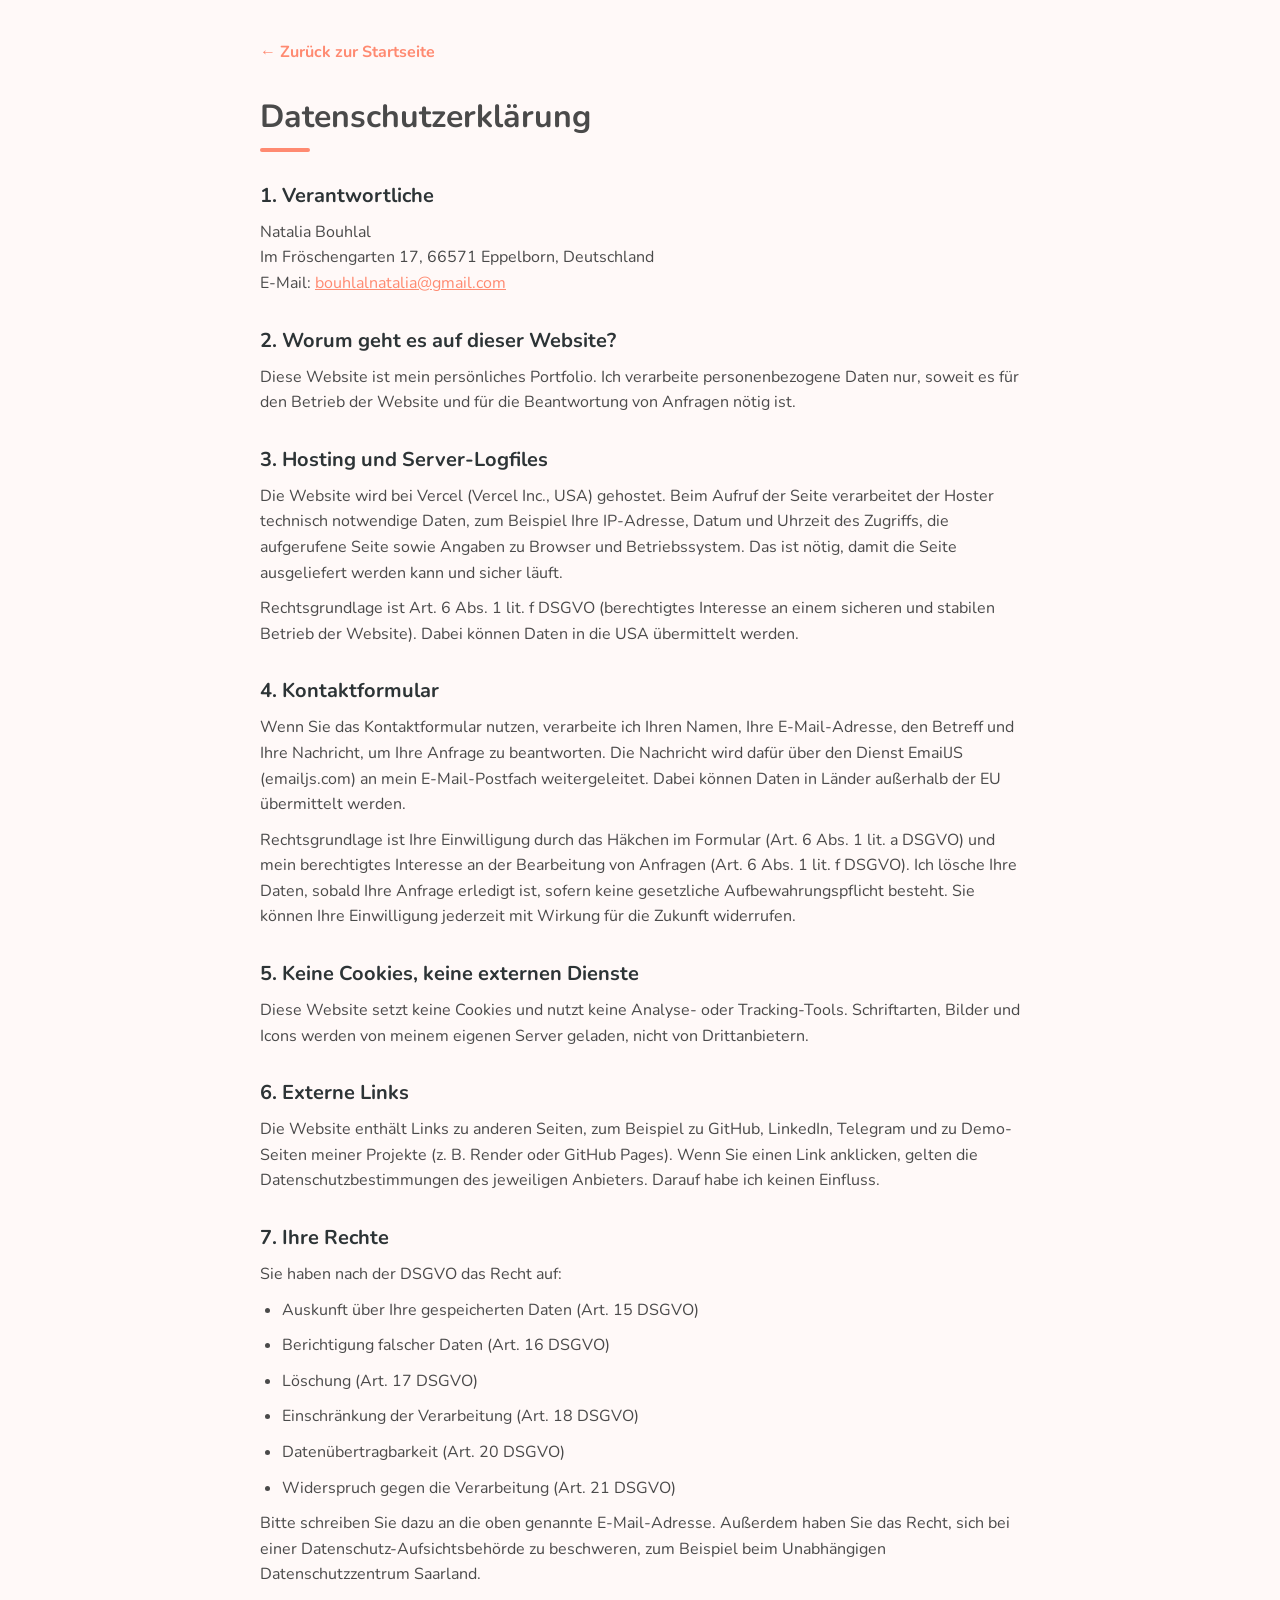
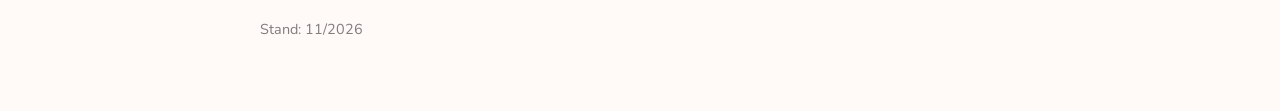
<file: datenschutz.html>
<!DOCTYPE html>
<html lang="de">

<head>
  <meta charset="UTF-8">
  <meta name="robots" content="noindex, nofollow">
  <meta name="viewport" content="width=device-width, initial-scale=1.0">
  <title>Datenschutzerklärung | Natalia Bouhlal</title>
  <meta name="description" content="Datenschutzerklärung der Portfolio-Website von Natalia Bouhlal.">
  <link rel="icon" href="favicon.ico" type="image/x-icon">
  <link rel="stylesheet" href="style.css">
</head>

<body>
  <main class="legal-page">
    <a class="legal-back" href="index.html">← Zurück zur Startseite</a>

    <h1>Datenschutzerklärung</h1>

    <!--
      ENTWURF: Dieser Text beschreibt, was die Seite technisch tut.
      Bitte vor der Veröffentlichung mit einem Datenschutz-Generator
      (z. B. eRecht24) abgleichen und prüfen, besonders:
        - Abschnitt "Hosting" (Vertrag mit Vercel, Datenübermittlung in die USA)
        - Abschnitt "Kontaktformular" (Rechtsgrundlage, Löschfristen, EmailJS)
        - Name und Anschrift der zuständigen Aufsichtsbehörde
      Abschnitt "Keine Cookies, keine externen Dienste" stimmt nur, wenn die
      Schriftdateien im Ordner fonts/ liegen (siehe fonts/README.txt).
    -->

    <h2>1. Verantwortliche</h2>
    <p>
      Natalia Bouhlal<br>
      Im Fröschengarten 17, 66571 Eppelborn, Deutschland<br>
      E-Mail: <a href="mailto:bouhlalnatalia@gmail.com">bouhlalnatalia@gmail.com</a>
    </p>

    <h2>2. Worum geht es auf dieser Website?</h2>
    <p>
      Diese Website ist mein persönliches Portfolio. Ich verarbeite personenbezogene Daten nur,
      soweit es für den Betrieb der Website und für die Beantwortung von Anfragen nötig ist.
    </p>

    <h2>3. Hosting und Server-Logfiles</h2>
    <p>
      Die Website wird bei Vercel (Vercel Inc., USA) gehostet. Beim Aufruf der Seite verarbeitet der Hoster
      technisch notwendige Daten, zum Beispiel Ihre IP-Adresse, Datum und Uhrzeit des Zugriffs, die aufgerufene
      Seite sowie Angaben zu Browser und Betriebssystem. Das ist nötig, damit die Seite ausgeliefert werden kann
      und sicher läuft.
    </p>
    <p>
      Rechtsgrundlage ist Art. 6 Abs. 1 lit. f DSGVO (berechtigtes Interesse an einem sicheren und stabilen Betrieb
      der Website). Dabei können Daten in die USA übermittelt werden.
    </p>

    <h2>4. Kontaktformular</h2>
    <p>
      Wenn Sie das Kontaktformular nutzen, verarbeite ich Ihren Namen, Ihre E-Mail-Adresse, den Betreff und
      Ihre Nachricht, um Ihre Anfrage zu beantworten. Die Nachricht wird dafür über den Dienst EmailJS
      (emailjs.com) an mein E-Mail-Postfach weitergeleitet. Dabei können Daten in Länder außerhalb der EU
      übermittelt werden.
    </p>
    <p>
      Rechtsgrundlage ist Ihre Einwilligung durch das Häkchen im Formular (Art. 6 Abs. 1 lit. a DSGVO) und mein
      berechtigtes Interesse an der Bearbeitung von Anfragen (Art. 6 Abs. 1 lit. f DSGVO). Ich lösche Ihre Daten,
      sobald Ihre Anfrage erledigt ist, sofern keine gesetzliche Aufbewahrungspflicht besteht.
      Sie können Ihre Einwilligung jederzeit mit Wirkung für die Zukunft widerrufen.
    </p>

    <h2>5. Keine Cookies, keine externen Dienste</h2>
    <p>
      Diese Website setzt keine Cookies und nutzt keine Analyse- oder Tracking-Tools. Schriftarten, Bilder und Icons
      werden von meinem eigenen Server geladen, nicht von Drittanbietern.
    </p>

    <h2>6. Externe Links</h2>
    <p>
      Die Website enthält Links zu anderen Seiten, zum Beispiel zu GitHub, LinkedIn, Telegram und zu Demo-Seiten
      meiner Projekte (z. B. Render oder GitHub Pages). Wenn Sie einen Link anklicken, gelten die
      Datenschutzbestimmungen des jeweiligen Anbieters. Darauf habe ich keinen Einfluss.
    </p>

    <h2>7. Ihre Rechte</h2>
    <p>Sie haben nach der DSGVO das Recht auf:</p>
    <ul>
      <li>Auskunft über Ihre gespeicherten Daten (Art. 15 DSGVO)</li>
      <li>Berichtigung falscher Daten (Art. 16 DSGVO)</li>
      <li>Löschung (Art. 17 DSGVO)</li>
      <li>Einschränkung der Verarbeitung (Art. 18 DSGVO)</li>
      <li>Datenübertragbarkeit (Art. 20 DSGVO)</li>
      <li>Widerspruch gegen die Verarbeitung (Art. 21 DSGVO)</li>
    </ul>
    <p>
      Bitte schreiben Sie dazu an die oben genannte E-Mail-Adresse. Außerdem haben Sie das Recht, sich bei einer
      Datenschutz-Aufsichtsbehörde zu beschweren, zum Beispiel beim Unabhängigen Datenschutzzentrum Saarland.
    </p>

    <p class="legal-date">Stand: 11/2026</p>
  </main>
</body>

</html>
</file>
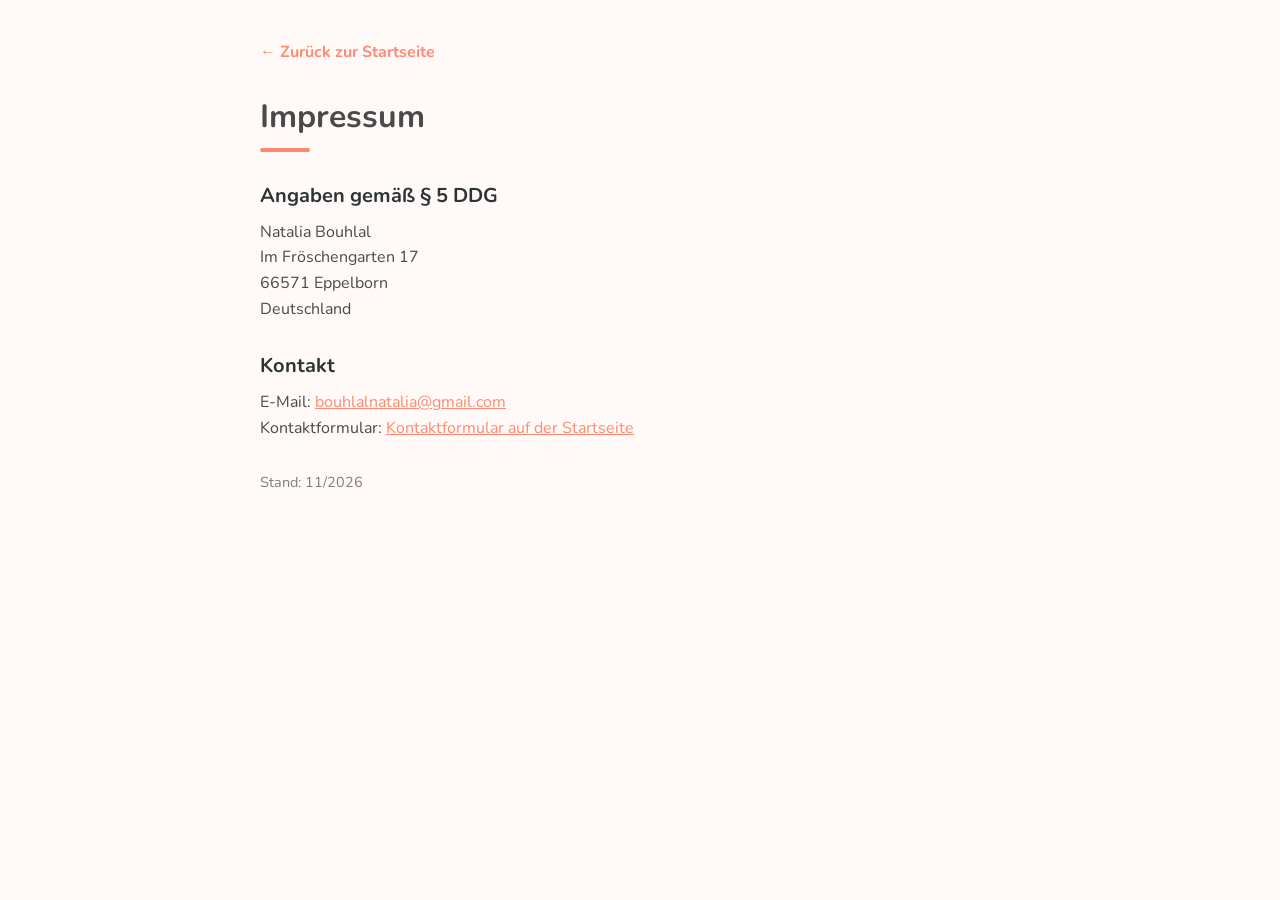
<file: impressum.html>
<!DOCTYPE html>
<html lang="de">

<head>
  <meta charset="UTF-8">
  <meta name="robots" content="noindex, nofollow">
  <meta name="viewport" content="width=device-width, initial-scale=1.0">
  <title>Impressum | Natalia Bouhlal</title>
  <meta name="description" content="Impressum von Natalia Bouhlal, Webentwicklerin aus Eppelborn.">
  <link rel="icon" href="favicon.ico" type="image/x-icon">
  <link rel="stylesheet" href="style.css">
</head>

<body>
  <main class="legal-page">
    <a class="legal-back" href="index.html">← Zurück zur Startseite</a>

    <h1>Impressum</h1>

    <!--
      ENTWURF: Bitte vor der Veröffentlichung mit einem Impressum-Generator
      (z. B. eRecht24) abgleichen und den Text dort ggf. ersetzen.
      Die Angaben unten (Name, Anschrift, E-Mail) bitte prüfen.
      Eine Telefonnummer ist optional, solange eine schnelle elektronische
      Kontaktaufnahme (E-Mail / Kontaktformular) möglich ist.
    -->

    <h2>Angaben gemäß § 5 DDG</h2>
    <p>
      Natalia Bouhlal<br>
      Im Fröschengarten 17<br>
      66571 Eppelborn<br>
      Deutschland
    </p>

    <h2>Kontakt</h2>
    <p>
      E-Mail: <a href="mailto:bouhlalnatalia@gmail.com">bouhlalnatalia@gmail.com</a><br>
      Kontaktformular: <a href="index.html#contact">Kontaktformular auf der Startseite</a>
    </p>

    <!-- Hier weitere Abschnitte aus dem Generator einfügen
         (z. B. Haftung für Inhalte, Haftung für Links, Urheberrecht). -->

    <p class="legal-date">Stand: 11/2026</p>
  </main>
</body>

</html>
</file>
<file: style.css>
/*Глобальные стили*/
/* Schrift Nunito: lokal eingebunden (Dateien siehe fonts/README.txt) */
@font-face {
    font-family: 'Nunito';
    font-style: normal;
    font-weight: 200 1000;
    font-display: swap;
    src: url('./fonts/nunito-latin-wght-normal.woff2') format('woff2');
    unicode-range: U+0000-00FF, U+0131, U+0152-0153, U+02BB-02BC, U+02C6, U+02DA, U+02DC, U+0304, U+0308, U+0329, U+2000-206F, U+20AC, U+2122, U+2191, U+2193, U+2212, U+2215, U+FEFF, U+FFFD;
}
@font-face {
    font-family: 'Nunito';
    font-style: normal;
    font-weight: 200 1000;
    font-display: swap;
    src: url('./fonts/nunito-cyrillic-wght-normal.woff2') format('woff2');
    unicode-range: U+0301, U+0400-045F, U+0490-0491, U+04B0-04B1, U+2116;
}

* {
    margin: 0;
    padding: 0;
    box-sizing: border-box;
    font-family: 'Nunito', sans-serif;
}

html {
    scroll-behavior: smooth;
}

:root {
    --primary-color: #FF8A71;
    --accent-blue: #B4E1F0;
    --bg-light: #FFF9F8;
    --text-dark: #4A4A4A;
    --text-details: "Подробнее →";
}

body {
    background-color: var(--bg-light);
    color: var(--text-dark);
    line-height: 1.6;
    overflow-x: hidden;

}

/* Если переключили на EN */
body[data-lang="en"] {
    --text-details: "Details →";
}

/* Если переключили на DE */
body[data-lang="de"] {
    --text-details: "Details →";
}

/* Применяем к кнопке */
.btn-details::before {
    content: var(--text-details);
    display: inline-block;
    margin-right: 5px;
}


section {
    padding: 10px 15px;
    margin: 0 auto;
    width: 100%;
    max-width: 900px;
    width: 100%;
    scroll-margin-top: 80px;
    opacity: 0;
    transform: translateY(30px);
    transition: all 0.8s ease-out;
}

section.show {
    opacity: 1;
    transform: translateY(0);
}

h2 {
    font-size: clamp(1.5rem, 3vw, 2.5rem);
    color: #2D3436;
    margin-bottom: 30px;
    position: relative;
    scroll-margin-top: 80px;
}

h2::after {
    content: '';
    position: absolute;
    bottom: 3px;
    left: 3%;
    transform: translateX(-50%);
    width: 50px;
    height: 4px;
    background: var(--primary-color);
    border-radius: 2px;
}

/*Шапка профиля (Header & Navigation)*/

header {
    position: fixed;
    z-index: 999;
    width: 100%;
    top: 0;
    left: 0;
    background: rgba(255, 255, 255, 0.75);
    backdrop-filter: blur(12px);
    z-index: 1000;
    padding: 5px 5%;
    box-shadow: 0 2px 5px rgba(0, 0, 0, 0.05);
    transition: transform 0.3s ease, background 0.3s ease;

}

.navbar {
    display: flex;
    justify-content: space-between;
    align-items: center;
    padding: 0 clamp(10px, 3vw, 40px);
    position: relative;
    z-index: 1000;
}

/* Список меню */
.nav-menu {
    position: static;
    /* обычная позиция на больших экранах */
    display: flex;
    /* горизонтальный список */
    gap: 15px;
    margin: 0;
    padding: 0;
    list-style: none;
}

.burger.active+.nav-menu,
.nav-menu.active {
    opacity: 1;
    pointer-events: auto;
}

.nav-menu li a {
    position: relative;
    letter-spacing: 0.3px;
    text-decoration: none;
    color: #333;
    transition: color 0.3s;
}

.nav-menu li a::after {
    content: "";
    position: absolute;
    left: 0;
    bottom: -4px;
    width: 0%;
    height: 2px;
    background: var(--primary-color);
    transition: width 0.3s ease;
}

.nav-menu li a:hover::after {
    width: 100%;
    color: var(--primary-color);
}


/* Бургер */
.burger {
    display: none;
    flex-direction: column;
    gap: 5px;
    cursor: pointer;
    z-index: 1100;
}

.burger span {
    width: 25px;
    height: 3px;
    background: #333;
    border-radius: 2px;
    transition: all 0.3s ease;
}

/* анимация крестика */
.burger.active span:nth-child(1) {
    transform: rotate(45deg) translate(5px, 5px);
}

.burger.active span:nth-child(2) {
    opacity: 0;
}

.burger.active span:nth-child(3) {
    transform: rotate(-45deg) translate(5px, -5px);
}


.lang-switcher select {
    padding: 6px 35px;
    border-radius: 12px;
    border: 1px solid #ccc;
    background-color: white;
    font-size: 0.9rem;
    cursor: pointer;
    appearance: none;
    background-image: url('data:image/svg+xml;utf8,<svg fill="%23636E72" height="12" viewBox="0 0 24 24" width="12" xmlns="http://www.w3.org/2000/svg"><path d="M7 10l5 5 5-5z"/></svg>');
    background-repeat: no-repeat;
    background-position: right 10px center;
    background-size: 12px;
}


/* === Оверлей при открытом меню === */
.nav-overlay {
    position: fixed;
    top: 0;
    left: 0;
    width: 100%;
    height: 100%;
    background: rgba(0, 0, 0, 0.1);
    opacity: 0;
    pointer-events: none;
    transition: opacity 0.3s ease;
    z-index: 998;
}

.nav-overlay.active {
    opacity: 1;
    pointer-events: auto;
}

/* Кастомный выпадающий список */
/* === NAV RIGHT === */
.nav-right {
    display: flex;
    align-items: center;
}

/* === WRAPPER === */
.custom-select-wrapper {
    position: relative;
    width: 120px;
    font-size: 14px;
    user-select: none;
}

/* === SELECT CONTAINER === */
.custom-select {
    position: relative;
    cursor: pointer;
    z-index: 1000;
}

/* === SELECTED (VISIBLE PART) === */
.selected {
    display: flex;
    align-items: center;
    justify-content: space-between;
    gap: 8px;
    padding: 8px 12px;
    background: #fff;
    border: 1px solid #ddd;
    border-radius: 10px;

    transition: all 0.25s ease;
    box-shadow: 0 2px 6px rgba(0, 0, 0, 0.05);
}

.selected:active {
    transform: scale(0.97);
}

.selected:hover {
    border-color: #999;
}

/* Активное состояние */
.custom-select.open .selected {
    border-color: #666;
    box-shadow: 0 4px 14px rgba(0, 0, 0, 0.12);
}

/* === FLAG === */
.flag-img {
    width: 18px;
    height: 18px;
    object-fit: cover;
    border-radius: 50%;
    transition: transform 0.2s ease;
}

/* === LANGUAGE CODE === */
.lang-code {
    flex-grow: 1;
    font-weight: 500;
}

/* === ARROW === */
.arrow {
    font-size: 10px;
    transition: transform 0.25s ease;
}

/* Поворот стрелки */
.custom-select.open .arrow {
    transform: rotate(180deg);
}

/* === DROPDOWN === */
.options {
    position: absolute;
    top: 100%;
    left: 0;
    width: 100%;

    background: #fff;
    border: 1px solid rgba(0, 0, 0, 0.08);
    border-radius: 10px;

    list-style: none;
    padding: 6px 0;
    margin: 0;

    box-shadow: 0 6px 18px rgba(0, 0, 0, 0.1);
    z-index: 1001;

    /* анимация */
    opacity: 0;
    transform: translateY(-10px);
    pointer-events: none;
    transition: all 0.25s ease;
    backdrop-filter: blur(10px);
}

/* OPEN STATE */
.custom-select.open .options {
    opacity: 1;
    transform: translateY(0);
    pointer-events: auto;
}

/* === OPTION ITEM === */
.options li {
    display: flex;
    align-items: center;
    gap: 10px;

    padding: 8px 12px;
    margin: 2px 6px;
    border-radius: 6px;
    white-space: nowrap;
    cursor: pointer;
    transition: all 0.2s ease;
}

/* hover */
.options li:hover {
    background: #f5f5f5;
    transform: translateX(2px);
}

/* активный язык */
.options li.active {
    background: #e0e0e0;
    font-weight: 600;
    border-left: 3px solid #666;
}

.options li:hover .flag-img {
    transform: scale(1.1);
}

/* Главный экран (Hero Section)*/

#hero {
    position: relative;
    display: flex;
    align-items: center;
    justify-content: space-between;
    margin-top: 0px;
    border-radius: 0 0 20px 20px;
    padding: 0px;
    overflow: hidden;
    z-index: 1;
}

/* Живой градиент на фоне */
#hero::before {
    content: "";
    position: absolute;
    inset: -50%;
    z-index: -2;
    background: radial-gradient(circle at 20% 30%, #FFB496 0%, transparent 40%),
        radial-gradient(circle at 80% 70%, #B4E1F0 0%, transparent 40%),
        radial-gradient(circle at 50% 50%, #FFF0B4 0%, transparent 50%);
    filter: blur(80px);
    opacity: 0.4;
    animation: moveGradient 15s ease infinite alternate;
}

/* Анимированные пятна (Blobs) */
.blob {
    position: absolute;
    z-index: -1;
    filter: blur(40px);
    opacity: 0.7;
    animation: moveBlob 25s infinite alternate ease-in-out;
}

.blob-1 {
    width: 500px;
    height: 500px;
    background: #FF8A71;
    top: -10%;
    right: -5%;
    border-radius: 30% 70% 70% 30% / 30% 30% 70% 70%;
    animation-duration: 18s;
}

.blob-2 {
    width: 600px;
    height: 600px;
    background: #B4E1F0;
    bottom: -20%;
    left: -10%;
    border-radius: 50% 50% 20% 80% / 25% 80% 20% 75%;
    animation-duration: 22s;
}

.blob-3 {
    width: 350px;
    height: 350px;
    background: #FFF0B4;
    top: 20%;
    left: 15%;
    border-radius: 80% 20% 50% 50% / 50% 50% 80% 20%;
    animation-duration: 15s;
}

.hero-image img {
    width: 100%;
    max-width: clamp(220px, 40vw, 400px);
    height: auto;
    display: block;
    filter: drop-shadow(0 20px 50px rgba(0, 0, 0, 0.1));
    animation: fadeInPhoto 1.5s ease-out;
}

.hero-content {
    position: relative;
    z-index: 10;
    display: flex;
    flex-direction: column;
    align-items: center;
    text-align: center;
    gap: 0px;
}

.hero-content h1 {
    font-size: clamp(1.8rem, 4vw, 3rem);
    color: #2D3436;
    margin: 0;
    line-height: 1.2;
    white-space: nowrap;
}

.hero-content p {
    font-size: clamp(1rem, 1.8vw, 2rem);
    color: #636E72;
    margin: 0;
    line-height: 1.3;
}

#heroSubtitle {
    position: relative;

    display: block;
    width: 100%;
    margin-bottom: 30px;
    height: 4.5em;
}

#typing {
    position: absolute;
    top: 50%;
    left: 50%;
    transform: translate(-50%, -50%);
    width: 100%;
    text-align: center;
    font-size: 1.5rem;
    font-weight: 600;
    color: #636E72;
}

.btn {
    display: inline-block;
    padding: 15px 40px;
    border-radius: 30px;
    text-decoration: none;
    font-weight: bold;
    transition: 0.3s;
}

.hero-buttons {
    display: flex;
    gap: 30px;
    justify-content: center;
    align-items: center;
    flex-wrap: wrap;
}

.hero-buttons .btn {
    max-width: 280px;
    width: 100%;
    display: flex;
    justify-content: center;
    align-items: center;
    border-radius: 10px;
    /* Перекрываем общие 30px для этой секции */
    font-weight: 600;
    font-size: 1.2rem;
    box-shadow: 0 4px 15px rgba(0, 0, 0, 0.1);
}

.hero-buttons .btn-primary {
    background: #FF8A71;
    color: #fff;
    width: 270px;
    display: inline-block;
}

.hero-buttons .btn-secondary {
    background: #B4E1F0;
    color: #2D3436;
    display: inline-block;
    width: 270px;
}

.hero-buttons .btn:hover {
    transform: translateY(-3px);
}

.hero-buttons .btn-primary:hover {
    box-shadow: 0 10px 20px rgba(255, 138, 113, 0.4);
}

.hero-buttons .btn-secondary:hover {
    box-shadow: 0 10px 20px rgba(180, 225, 240, 0.4);
}

@keyframes moveBlob {
    0% {
        transform: translate(0, 0) rotate(0deg) scale(1);
    }

    50% {
        transform: translate(50px, 100px) rotate(90deg) scale(1.1);
    }

    100% {
        transform: translate(-30px, 20px) rotate(180deg) scale(1);
    }
}

@keyframes moveGradient {
    from {
        transform: rotate(0deg) scale(1);
    }

    to {
        transform: rotate(5deg) scale(1.1);
    }
}

@keyframes fadeInPhoto {
    from {
        opacity: 0;
        transform: translateX(50px);
    }

    to {
        opacity: 1;
        transform: translateX(0);
    }
}

/* Обо мне и Навыки (About & Skills)  */

#aboutText,
#aboutExtra1,
#aboutExtra2 {
    line-height: 1.6;
    color: #444;
    font-size: clamp(1rem, 1.2vw, 1.2rem);
    text-align: left;
    hyphens: none;
}

#about p strong {
    color: var(--primary-color);
    font-weight: 700;
}



.skills-title {
    font-size: clamp(1rem, 1.2vw, 1.5rem);
    font-weight: 700;
    color: #2D3436;
    position: relative;
    margin-top: 30px;
    margin-bottom: 35px;
}

.skills-title::after {
    content: '';
    position: absolute;
    bottom: -8px;
    left: 0;
    width: 50px;
    height: 4px;
    background: var(--primary-color);
    border-radius: 2px;
}

.bento-skills {
    display: grid;
    grid-template-columns: repeat(4, 1fr);
    grid-auto-rows: min-content;
    gap: 20px;
    width: 100%;
    max-width: 1200px;
    margin: 40px auto;
    align-items: stretch;
    justify-content: flex-start;
}

.item-front {
    grid-column: 1 / 3;
    grid-row: 1 / 3;
}

.item-back {
    grid-column: 3 / 5;
    grid-row: 1 / 2;
}

.item-db {
    grid-column: 3 / 4;
    grid-row: 2 / 3;
}

.item-ui {
    grid-column: 4 / 5;
    grid-row: 2 / 3;
}

.item-system {
    grid-column: 1 / 2;
    grid-row: 3 / 4;
}

.item-wide {
    grid-column: 2 / 4;
    grid-row: 3 / 4;
}

.card-softskills {
    grid-column: 4 / 5;
    grid-row: 3 / 4;
}

.bento-card {
    background: #ffffff;
    border-radius: 40px;
    padding: 30px;
    border: 1px solid rgba(0, 0, 0, 0.03);
    transition: transform 0.3s ease, box-shadow 0.3s ease;
    display: flex;
    flex-direction: column;
    justify-content: flex-start;
    height: 100%;
}

.bento-card:hover {
    transform: translateY(-5px);
    box-shadow: 0 15px 30px rgba(0, 0, 0, 0.05);
}

.card-content.centered {
    display: flex;
    flex-direction: column;
    align-items: center;
    justify-content: flex-start;
    text-align: center;
    gap: 10px;
    height: 100%;
}

.card-content-horizontal {
    display: flex;
    flex-direction: row;
    align-items: flex-start;
    justify-content: space-between;
    width: 100%;
    height: 100%;
    text-align: left;
}

.text-side {
    display: flex;
    flex-direction: column;
    gap: 5px;
}

.icons-side {
    display: flex;
    gap: 20px;
    align-items: center;
    margin: auto;
}

.ai-large-icon {
    width: 80px;
    height: auto;
    display: block;
    margin: 25px auto;
}

.skill-icon-med {
    height: 50px;
    width: auto;
}

.skill-icon-small {
    height: 40px;
    width: auto;
}

.icon-row,
.icon-row-med {
    display: flex;
    gap: 15px;
    margin: 10px 0;
}

.icon-row img {
    height: 35px;
}

.icon-row-med img {
    height: 45px;
}

.highlight-blue,
.highlight-teal {
    background: linear-gradient(135deg, #FFF9F5 0%, #FFEDDC 100%);
    border: 1px solid rgba(255, 142, 122, 0.35);
}

.highlight-green,
.highlight-purple {
    background: linear-gradient(135deg, #F9FDFF 0%, #E8F7FF 100%);
    border: 1px solid rgba(119, 204, 241, 0.4);
}

.highlight-orange,
.highlight-grey {
    background: linear-gradient(135deg, #FFFFFF 0%, #F5F5F5 100%);
    border: 1px solid rgba(0, 0, 0, 0.05);
}

.category {
    font-size: 10px;
    font-weight: 850;
    /* Делаем жирнее */
    text-transform: uppercase;
    letter-spacing: 1.5px;
    margin-bottom: 12px;
    display: block;
    color: #444;

}

.bento-card h3 {
    font-size: 1.3rem;
    font-weight: 700;
    margin: 0;
    color: #1a1a1a;
}

.description {
    font-size: 0.85rem;
    color: #777;
    margin-top: 8px;
    line-height: 1.4;
}

.main-tech-strip {
    display: flex;
    justify-content: center;
    align-items: center;
    flex-direction: column;
    gap: 10px;
    margin: 20px 0;
}

.tech-item-main {
    display: flex;

    align-items: center;
    gap: 30px;
}

.mini-label {
    font-size: 10px;
    font-weight: 800;
    color: #444;
    text-transform: uppercase;
    letter-spacing: 1.2px;
    opacity: 0.9;
}

.tech-item-main img {
    height: 60px;
}

.tech-item-main span {
    font-size: 10px;
    font-weight: 600;
    color: #999;
}

.foundations-strip {
    margin-top: auto;
    border-top: 1px solid #f0f0f0;
    padding-top: 15px;
    display: flex;
    flex-direction: column;
    align-items: center;
}

.foundations-icons img {
    height: 45px;
    opacity: 0.9;

    width: auto;
}

.foundations-icons {
    display: flex;
    gap: 25px;
    justify-content: center;
    margin-top: 15px;
}




/*Резюме и Опыт (Resume / Timeline)*/

.resume-container {
    display: flex;
    gap: 20px;
    align-items: flex-start;
    margin-top: 30px;
    flex-wrap: wrap;
}

.resume-column {
    flex: 1;
}

.timeline-item {
    background: white;
    padding: 20px;
    border-radius: 15px;
    border-left: 4px solid var(--primary-color);
    box-shadow: 0 5px 15px rgba(0, 0, 0, 0.05);
    margin-bottom: 20px;
    transition: transform 0.3s ease;
    height: auto;
    min-height: min-content;
    display: flex;
    flex-direction: column;
}

.timeline-item:hover {
    transform: translateX(5px);
}

.timeline-date {
    color: var(--primary-color);
    font-weight: 800;
    font-size: 0.85rem;
}


.accordion-button {
    background: #f1f3f5;
    border: none;
    border-radius: 5px;
    color: var(--primary-color);
    cursor: pointer;
    font-weight: bold;
    margin-top: 10px;
    padding: 5px 10px;
    width: 100%;
    text-align: left;
    display: flex;
    justify-content: space-between;
}

.accordion-content {
    display: block;
    max-height: 0;
    opacity: 0;
    overflow: hidden;
    transition: max-height 0.4s cubic-bezier(0.4, 0, 0.2, 1), opacity 0.3s ease;
    padding: 0;
    margin: 0;
}

.accordion-content.is-visible {
    max-height: 1000px;
    opacity: 1;
    border-top: 1px solid #eee;
    margin-top: 5px;
}

.accordion-inner {
    padding: 15px 20px;
    opacity: 0;
    transform: translateY(-5px);
    transition: opacity 0.3s ease, transform 0.3s ease;
}

.accordion-content.is-visible .accordion-inner {
    opacity: 1;
    transform: translateY(0);
    transition-delay: 0.1s;
}


.lang-accordion-btn {
    cursor: pointer;
    display: flex;
    align-items: center;
    justify-content: space-between;
    gap: 10px;
    width: 100%;
    padding: 12px 15px;
    background: #f8f9fa;
    border: 1px solid #ddd;
    border-radius: 5px;
    font-weight: bold;
    margin-top: 10px;
    transition: background-color 0.3s ease, border-color 0.3s ease;
}

.lang-accordion-btn:hover {
    background: #e9ecef;
}


.accordion-content ul {
    list-style-type: disc;
    margin-left: 20px;
    padding-left: 0;
}

.accordion-content li {
    margin-bottom: 8px;
    display: list-item;

}


.icon-arrow {
    display: inline-block;
    transition: transform 0.3s ease;
}


.accordion-content a {
    display: inline-flex;
    align-items: center;
    margin-top: 10px;
    padding: 6px 12px;
    background-color: #f8f9fa;
    color: #0056b3;
    border: 1px solid #dee2e6;
    border-radius: 6px;
    text-decoration: none;
    font-size: 0.9em;
    font-weight: 500;
    transition: all 0.2s ease;
}

.accordion-content a:hover {
    background-color: #0056b3;
    color: #ffffff;
    border-color: #004a9b;
}


.accordion-content a::after {
    content: " ↗";
    margin-left: 5px;
    font-size: 0.8em;
}

/*Секция Проектов (Projects Slider)*/

#projects {
    padding: 20px 0;
    background-color: #fcfcfc;
}

#projectsTitle,
.projects-title {

    margin-left: 20px;
}

/* Оболочка слайдера */
.slider-wrapper {
    position: relative;
    display: flex;
    align-items: center;
    justify-content: center;
    /* Центрируем содержимое */
    gap: 20px;
    margin-top: 20px;
    width: 100%;
    flex-wrap: wrap;
}

.slider-window {
    flex: 1;
    min-width: 300px;
    overflow: hidden;
    position: relative;
    border-radius: 20px;
}

.project-cards {
    display: flex;
    flex-direction: row;
    height: 100%;
    transition: transform 0.5s ease-out;
}

.project-card {
    min-width: 100%;
    width: 100%;
    flex-shrink: 0;
    display: flex;
    flex-direction: column;
    background: #fff;
    padding: 20px;
    box-sizing: border-box;
}

.project-image {
    width: 100%;
    height: 320px;
    overflow: hidden;
    border-bottom: 1px solid #eee;
    background-color: #f9f9f9;
    position: relative;
}

.project-image img {
    width: 100%;
    height: auto;
    display: block;
    transition: transform 4s ease-in-out;
}

.project-card:hover .project-image img {
    transform: translateY(calc(-100% + 320px));
}

.project-info {
    padding: 25px 35px;
    flex-grow: 1;
    display: flex;
    flex-direction: column;
    gap: 15px;
}

.project-info h3 {
    font-size: 1.8rem;
    color: #2d3436;
    margin-bottom: 5px;
}

.btn-details {
    background: none;
    border: none;
    color: #FF8A71;
    font-size: 1.3rem;
    font-weight: 600;
    cursor: pointer;
    text-align: left;
    transition: 0.3s;
    margin-bottom: 10px;
}

.btn-details:hover {
    color: #333;
    transform: translateX(5px);
}

.project-links {
    display: flex;
    gap: 20px;
    margin-top: auto;
}

.project-links a {
    flex: 1;
    text-align: center;
    padding: 14px;
    border-radius: 12px;
    text-decoration: none;
    font-weight: bold;
    transition: 0.3s;
}

.btn-git {
    background: #24292e;
    color: #fff;
}

.btn-live {
    background: #FF8A71;
    color: #fff;
}

.btn-git:hover,
.btn-live:hover {
    opacity: 0.9;
    transform: translateY(-3px);
    box-shadow: 0 5px 15px rgba(0, 0, 0, 0.1);
}

.nav-btn {
    background-color: #FF8A71;
    color: white;
    border: none;
    width: 50px;
    height: 50px;
    border-radius: 50%;
    cursor: pointer;
    display: flex;
    align-items: center;
    justify-content: center;
    font-size: 22px;
    box-shadow: 0 4px 12px rgba(255, 138, 113, 0.3);
    transition: 0.3s;
}

.nav-btn:hover {
    background-color: #e57b65;
    transform: scale(1.1);
}

.slider-dots {
    width: 100%;
    display: flex;
    justify-content: center;
    gap: 12px;
    margin-top: 30px;
}

.dot {
    width: 12px;
    height: 12px;
    background-color: #ddd;
    border-radius: 50%;
    cursor: pointer;
    transition: 0.3s;
}

.dot.active {
    background-color: #FF8A71;
    transform: scale(1.4);
}


/*Контакты и Футер (Contact & Footer)*/
#contact {
    position: relative;
    background: linear-gradient(rgba(255, 236, 229, 0.6), rgba(255, 236, 229, 0.6)),
        url('./img/unnamed.webp');
    background-size: cover;
    background-position: center;
    padding: 20px 25px;
    border-radius: 20px;
    text-align: center;
    overflow: hidden;
    z-index: 1;
}

#contact::before {
    content: '';
    position: absolute;
    width: 600px;
    height: 600px;
    background: radial-gradient(circle, rgba(255, 138, 113, 0.5) 0%, rgba(255, 138, 113, 0) 70%);
    top: -250px;
    left: -200px;
    z-index: -1;
    pointer-events: none;
}

.contact-header {
    display: flex;
    align-items: center;
    justify-content: center;
    gap: 20px;
    margin: 40px;
}

.contact-title {
    background: #84CDEE;
    color: white;
    padding: 10px 35px;
    border-radius: 10px;
    box-shadow: 0 4px 15px rgba(0, 0, 0, 0.05);
    font-weight: 600;
    width: 550px;
    text-align: center;
    white-space: nowrap;
    margin: 0 auto;
}

#contact .contact-title::after {
    display: none;
}

.line {
    flex-grow: 1;
    height: 1px;
    background: rgba(0, 0, 0, 0.1);
}

.input-row {
    display: flex;
    gap: 20px;
    margin-bottom: 20px;
}

input,
textarea {
    width: 100%;
    padding: 18px 25px;
    border-radius: 15px;
    border: 1px solid transparent;
    outline: none;
    transition: 0.3s;
    background: rgba(255, 255, 255, 0.85);
    backdrop-filter: blur(5px);
    border: 1px solid rgba(255, 255, 255, 0.3);
    color: #333;
}

input:focus,
textarea:focus {
    border-color: #84CDEE;

    background: rgba(255, 255, 255, 0.95);
    box-shadow: 0 0 15px rgba(132, 205, 238, 0.2);
}

input::placeholder,
textarea::placeholder {
    color: #888;
}

textarea {
    height: 150px;
    border-radius: 20px;
    resize: none;
    margin-bottom: 20px;
}

.btn-submit {
    background: #FF8A71;
    color: white;
    border: none;
    padding: 16px 60px;
    border-radius: 10px;
    font-weight: bold;
    cursor: pointer;
    transition: 0.3s;
    display: inline-block;
    width: 240px;
    font-size: 20px;

}

.btn-submit:hover {
    transform: translateY(-2px);
    box-shadow: 0 5px 15px rgba(255, 138, 113, 0.3);
}

.social-icons {
    display: flex;
    justify-content: center;
    gap: 20px;
    margin-top: 25px;
}

.icon-circle {
    width: 45px;
    height: 45px;
    background: white;
    border-radius: 50%;
    display: flex;
    align-items: center;
    justify-content: center;
    text-decoration: none;
    transition: 0.3s;
    box-shadow: 0 4px 10px rgba(0, 0, 0, 0.05);
}

.icon-circle:hover {
    transform: translateY(-3px);
}

.icon-circle:nth-child(1) {
    color: #181717;
}

.icon-circle:nth-child(2) {
    color: #0A66C2;
}

.icon-circle:nth-child(3) {
    color: #0088CC;
}

.icon-circle:nth-child(1):hover {
    background-color: #181717;
    color: #fff;
}

.icon-circle:nth-child(2):hover {
    background-color: #0A66C2;
    color: #fff;
}

.icon-circle:nth-child(3):hover {
    background-color: #0088CC;
    color: #fff;
}

footer {
    padding: 20px;
    text-align: center;
    opacity: 0.6;
    font-size: 0.9rem;




}



.modal {
    display: none;
    position: fixed;
    z-index: 10000;
    left: 0;
    top: 0;
    width: 100%;
    height: 100%;
    background-color: rgba(0, 0, 0, 0.85);
    opacity: 0;
    transition: opacity 0.3s ease;
}

.modal.show {
    display: block;
    opacity: 1;
}

.modal-content {
    background-color: #ffffff;
    margin: 5vh auto;
    border-radius: 20px;
    width: 90%;
    max-width: 1000px;
    position: relative;
    box-shadow: 0 25px 60px rgba(0, 0, 0, 0.5);
    overflow: hidden;
}

.modal-content .close-modal {
    position: absolute;
    top: 20px;
    right: 20px;
    font-size: 30px;
    font-weight: bold;
    color: #ccc;
    cursor: pointer;
    z-index: 10001;
    background: white;
    width: 40px;
    height: 40px;
    display: flex;
    align-items: center;
    justify-content: center;
    border-radius: 50%;
    transition: 0.3s;
    box-shadow: 0 2px 10px rgba(0, 0, 0, 0.1);
}

.modal-content .close-modal:hover {
    color: #FF8A71;
    transform: rotate(90deg) scale(1.1);
}

/* 4. ВНУТРЕННЯЯ ЧАСТЬ (СКРОЛЛ) */
.modal-body {
    max-height: 85vh;
    overflow-y: auto;
    padding: 40px;
}

.modal-body::-webkit-scrollbar {
    width: 8px;
}

.modal-body::-webkit-scrollbar-track {
    background: #f1f1f1;
}

.modal-body::-webkit-scrollbar-thumb {
    background-color: #FF8A71;
    border-radius: 10px;
}

.modal-highlights-data,
#modalHighlights {
    list-style-type: none;
    padding-left: 0;
    margin-left: 0;
}

/* 5. ЗАГОЛОВОК И ТЕГИ */
#modalTitle {
    font-size: 2.2rem;
    color: #2d3436;
    margin-bottom: 15px;
    margin-top: 10px;
    font-weight: 800;
}

#modalTags {
    display: flex;
    flex-wrap: wrap;
    gap: 10px;
    margin-bottom: 25px;
    padding-bottom: 20px;
    border-bottom: 1px solid #eee;
}

#modalTags span {
    background: #f8f9fa;
    color: #636e72;
    padding: 6px 16px;
    border-radius: 50px;
    font-size: 0.9rem;
    font-weight: 600;
    border: 1px solid #eee;
    transition: 0.3s;
}

#modalTags span:hover {
    background: #FF8A71;
    color: white;
    border-color: #FF8A71;
}

/* 6. ТЕКСТОВЫЕ БЛОКИ */
.modal-body h3 {
    font-size: 1.3rem;
    color: #2d3436;
    margin-top: 30px;
    margin-bottom: 15px;
    border-bottom: 2px solid #f5f5f5;
    padding-bottom: 8px;
}

.modal-desc-text {
    font-size: 1.1rem;
    line-height: 1.7;
    color: #636e72;
    text-align: justify;
}

/* 7. ОСОБЕННОСТИ (Список) */
.feature-small {
    font-size: 1.1rem;
    line-height: 1.7;
    color: #636e72;
    text-align: justify;
    position: relative;
    padding-left: 25px;
    margin-bottom: 18px;
    list-style: none;
}

.feature-small::before {
    content: "";
    position: absolute;
    left: 0;
    top: 15px;
    width: 6px;
    height: 6px;
    background-color: #FF8A71;
    border-radius: 50%;
    transform: translateY(-50%);
}

.feature-small strong {
    color: #2d3436;
    font-weight: 700;
}



@media (max-width: 1000px) {

    header {
        padding-right: 0;

    }

    header .navbar {
        display: flex;
        justify-content: space-between;
        align-items: center;
        width: 100%;
        padding-right: 10px;
    }

    .burger {
        display: flex;
        z-index: 1001;
    }

    .nav-menu {
        position: absolute;
        top: 100%;
        left: -37px;
        width: 100%;
        list-style: none;
        margin: 0;
        padding: 0;
        background: #fff;
        box-shadow: 0 4px 12px rgba(0, 0, 0, 0.1);
        border-radius: 0 0 10px 10px;
        opacity: 0;
        pointer-events: none;
        transform: translateY(0);
        transition: all 0.25s ease;
        z-index: 999;
        display: flex;
        gap: 15px;
        flex-shrink: 0;
        flex-direction: column;
    }

    .burger.active+.nav-menu,
    .nav-menu.active {
        opacity: 1;
        pointer-events: all;
        transform: translateY(0);
        width: 50%;
    }

    .nav-menu li {
        width: 100%;
        opacity: 0;
        transform: translateX(-20px);
        transition: 0.4s ease;
        border-bottom: 1px solid #f9f9f9;
    }

    .nav-menu.active li {
        opacity: 1;
        transform: translateX(0);
    }

    .nav-menu.active li:nth-child(1) {
        transition-delay: 0.05s;
    }

    .nav-menu.active li:nth-child(2) {
        transition-delay: 0.1s;
    }

    .nav-menu.active li:nth-child(3) {
        transition-delay: 0.15s;
    }

    .nav-menu.active li:nth-child(4) {
        transition-delay: 0.2s;
    }

    .nav-menu.active li:nth-child(5) {
        transition-delay: 0.25s;
    }

    .nav-menu li a {
        display: block;
        padding: 15px 30px;
        font-size: clamp(12px, 2vw, 20px);
        color: #333;
        text-transform: uppercase;
    }




    .slider-wrapper {
        display: grid;
        grid-template-areas:
            "window window window"
            "prev dots next";
        justify-items: center;
        align-items: center;
    }

    .slider-window {
        order: 1;
        width: 100%;
    }

    .nav-btn.prev {
        order: 2;
    }

    .slider-dots {
        order: 3;
    }

    .nav-btn.next {
        order: 4;
    }

    .nav-btn {
        position: static;
        display: flex;
        width: 45px;
        height: 45px;
        margin: 0;
    }



    .slider-window {
        grid-area: window;
    }

    #prevBtn {
        grid-area: prev;
    }

    #sliderDots {
        grid-area: dots;
        margin: 0 10px;
    }

    #nextBtn {
        grid-area: next;
    }
}


@media (max-width: 768px) {


    #hero {
        flex-direction: column;
        align-items: center;
        justify-content: center;
        padding: 20px;
        gap: 30px;
        text-align: center;
    }

    .hero-image {
        order: -1;
        border-radius: 50%;
    }

    .hero-image img {
        max-width: 260px;
        border-radius: 50%;
    }

    .hero-content {
        gap: 20px;
    }

    .hero-content h1 {
        white-space: normal;
        font-size: 1.8rem;
    }

    #heroSubtitle {

        height: 4em;
        margin-bottom: 25px;
    }

    #typing {
        font-size: 1.3rem;
        text-align: center;
        white-space: normal;
    }

    .hero-buttons .btn {
        width: 100%;
        max-width: 300px;
        height: 55px;
        display: flex;
        align-items: center;
        justify-content: center;
        white-space: nowrap;
    }

    .blob-1 {
        width: 300px;
        height: 300px;
    }

    .blob-2 {
        width: 350px;
        height: 350px;
    }

    .blob-3 {
        width: 200px;
        height: 200px;
    }

    .bento-skills {
        grid-template-columns: repeat(2, 1fr);
    }

    .item-front,
    .item-back,
    .item-db,
    .item-ui,
    .item-system,
    .item-wide,
    .card-softskills {
        grid-column: span 2;
        grid-row: auto;
    }


    .card-content-horizontal {
        gap: 100px;
    }

    .icons-side {
        gap: 50px;

    }

    .item-db,
    .item-ui,
    .item-system,
    .card-softskills {
        grid-column: span 1;
    }

    .resume-container {
        flex-direction: column;
        gap: 20px;
    }

    .resume-column {
        width: 100%;
    }

    .timeline-item {
        padding: 15px;
    }

    .accordion-button,
    .lang-accordion-btn {
        font-size: 0.9rem;
        padding: 10px;
    }

    .accordion-inner {
        padding: 10px 15px;
    }

    .skill {
        max-width: 70px;
    }

    .skill img {
        width: 40px;
        height: 40px;
    }

    .skill span {
        font-size: 0.75rem;
        white-space: normal;
    }

    #aboutText,
    #aboutExtra1,
    #aboutExtra2 {
        text-align: justify;
        hyphens: auto;
        text-justify: inter-word;
    }

    .skills {
        grid-template-columns: repeat(auto-fit, minmax(70px, 90px));
        gap: 20px;
    }

    .skill {
        padding: 12px 8px;
        border-radius: 14px;
    }

    .skill img {
        width: 40px;
        height: 40px;
    }

    .skill span {
        font-size: 0.7rem;
    }

    h2 {
        margin-top: 10px;
        margin-bottom: 20px;
    }

    .skills-title {
        margin-top: 10px;
        margin-bottom: 20px;
    }



    .project-card {
        padding: 15px;
    }

    .project-info {
        padding: 20px;
    }

    .project-info h3 {
        font-size: 1.5rem;
    }

    .project-image {
        height: 250px;
    }

    .project-card:hover .project-image img {
        transform: translateY(calc(-100% + 250px));
    }

    .nav-btn {
        width: 40px;
        height: 40px;
        font-size: 18px;
    }

    #contact::before {
        width: 400px;
        height: 400px;
        top: -100px;
        left: -100px;
    }

    .contact-header {
        margin: 30px 10px;
        gap: 15px;
    }

    .contact-title {
        width: auto;
        min-width: 300px;
        padding: 10px 25px;
        font-size: 1.4rem;
        white-space: nowrap;
    }

    .line {
        display: block;
    }

    .input-row {
        display: grid;
        grid-template-columns: 1fr 1fr;
        gap: 15px;
        margin-bottom: 15px;
    }

    #contactSubject {
        grid-column: span 2;
    }

    input,
    textarea {
        padding: 15px 20px;
    }

    .btn-submit {
        width: 100%;
        max-width: 400px;
        margin: 0 auto;
        display: block;
    }

    .social-icons {
        margin-top: 40px;
        gap: 30px;
    }
}

@media (max-width: 480px) {
    .bento-skills {
        grid-template-columns: 1fr;
        gap: 15px;
    }

    .item-front,
    .item-back,
    .item-db,
    .item-ui,
    .item-system,
    .item-wide,
    .card-softskills {
        grid-column: span 1;
    }

    .bento-card {
        padding: 20px;
        border-radius: 30px;
    }

    .card-content-horizontal {
        flex-direction: column;
        align-items: center;
        text-align: center;
        gap: 20px;
    }

    .ai-large-icon {
        margin: 15px auto 0;
    }
}


@media screen and (max-width: 468px) {

    section {
        padding: 5px 20px;
        margin: 0px auto;
    }

    h2 {
        text-align: center;
        width: 100%;
        display: block;
    }

    h2::after,
    #projectsTitle::after {
        display: none;
    }

    .hero-image img {
        max-width: 200px;
    }

    .hero-content h1 {
        font-size: 1.5rem;
    }

    #heroSubtitle {
        font-size: 1rem;
    }

    .blob {
        opacity: 0.4;
    }

    .skills {
        grid-template-columns: repeat(2, 1fr);
        gap: 15px;
        justify-items: center;
    }

    .skill {
        padding: 10px;
        border-radius: 12px;
    }

    .skill img {
        width: 35px;
        height: 35px;
    }

    .skill span {
        font-size: 0.65rem;
    }

    .icon-row,
    .icon-row-med {
        gap: 25px;
    }

    .icons-side {
        gap: 30px;
    }

    #projects {
        padding: 15px 10px;
    }

    #projects .container {
        display: flex;
        flex-direction: column;
        align-items: center;
        padding-top: 0px;
    }

    #projectsTitle {
        order: 0;
        margin-bottom: 5px;
    }

    .project-card {
        padding: 12px;
    }

    .project-image {
        height: 180px;
    }

    .project-info h3 {
        font-size: 1.1rem;
    }

    .project-links {
        display: flex;
        flex-direction: column;
        gap: 8px;
    }

    #contact {
        padding: 30px 10px;
    }

    .contact-header {
        flex-direction: column;
        gap: 10px;
        margin: 20px 0;
    }

    .contact-header .line {
        display: none;
    }

    .contact-title {
        width: 100%;
        max-width: 100%;
        margin: 0 auto;
        padding: 12px 15px;
        font-size: 1.1rem;
        white-space: normal;
        display: block;
    }

    .input-row {
        grid-template-columns: 1fr;
        gap: 12px;
        margin-bottom: 12px;
    }

    #contactSubject {
        grid-column: auto;
    }

    input,
    textarea {
        padding: 15px;
        font-size: 16px;
        border-radius: 12px;
    }

    textarea {
        height: 120px;
        margin-bottom: 20px;
    }

    .btn-submit {
        width: 100%;
        margin: 0 auto;
        padding: 15px;
        font-size: 18px;
        display: block;
    }

    .social-icons {
        margin-top: 30px;
        gap: 15px;
    }

    .icon-circle {
        width: 48px;
        height: 48px;
    }

    #contact::before {
        width: 300px;
        height: 300px;
        top: -50px;
        left: -50px;
    }
}

@media screen and (max-width: 400px) {

    .selected .lang-code,
    .selected .arrow {
        display: none;
    }

    .selected {
        padding: 4px;
        justify-content: center;
        border: none;
        border-radius: none;
        transition: all 0.25s ease;
        box-shadow: 0 2px 6px rgba(0, 0, 0, 0.05);
    }

    .custom-select-wrapper {
        width: 40px;
    }

    .flag-img {
        width: 24px;
        height: 24px;
    }

    .options {
        min-width: 40px;
        padding: 4px 0;
    }

    .options li {
        padding: 6px 0;
        justify-content: center;
        gap: 0;
        font-size: 0;
    }

    .options li .flag-img {
        width: 24px;
        height: 24px;
    }

    .options li:hover,
    .options li.active {
        transform: none;
        border-left: none;
    }

    .nav-menu {
        display: block;
        border-radius: 0;
    }

    .nav-menu ul li {
        width: 100%;
        text-align: left;
        padding: 12px 0;
    }

    .nav-menu.active {
        top: 36px;
    }

    .hero-buttons {

        padding-bottom: 10px;
    }
}

/* === Icons (inline SVG, Font Awesome Free, CC BY 4.0) === */
.icon-circle .icon {
    width: 22px;
    height: 22px;
    fill: currentColor;
}

/* === Einwilligung im Kontaktformular === */
.contact-form .consent {
    display: flex;
    align-items: flex-start;
    gap: 10px;
    text-align: left;
    font-size: 0.85rem;
    line-height: 1.4;
    margin: 14px 0 6px;
    cursor: pointer;
}
.contact-form .consent input[type="checkbox"] {
    width: 18px;
    height: 18px;
    min-width: 18px;
    padding: 0;
    margin-top: 2px;
    accent-color: var(--primary-color);
}
.contact-form .consent a {
    color: var(--primary-color);
    font-weight: 600;
}

/* === Footer-Links === */
.footer-legal {
    margin-top: 6px;
}
.footer-legal a {
    color: inherit;
    text-decoration: underline;
}
.footer-legal a:hover {
    color: var(--primary-color);
}

/* === Rechtliche Seiten (Impressum / Datenschutz) === */
.legal-page {
    max-width: 800px;
    margin: 0 auto;
    padding: 40px 20px 60px;
}
.legal-back {
    display: inline-block;
    margin-bottom: 25px;
    color: var(--primary-color);
    font-weight: 700;
    text-decoration: none;
}
.legal-back:hover {
    text-decoration: underline;
}
.legal-page h1 {
    font-size: 2rem;
    margin-bottom: 20px;
    position: relative;
    padding-bottom: 10px;
}
.legal-page h1::after {
    content: '';
    position: absolute;
    left: 0;
    bottom: 0;
    width: 50px;
    height: 4px;
    border-radius: 2px;
    background: var(--primary-color);
}
.legal-page h2 {
    font-size: 1.25rem;
    margin: 28px 0 8px;
}
.legal-page p,
.legal-page li {
    margin-bottom: 10px;
}
.legal-page ul {
    padding-left: 22px;
    margin-bottom: 10px;
}
.legal-page a {
    color: var(--primary-color);
}
.legal-page .legal-date {
    margin-top: 30px;
    font-size: 0.9rem;
    opacity: 0.7;
}

.legal-page h2::after,
.legal-page h2::before {
    content: none;
    display: none;
}
</file>
